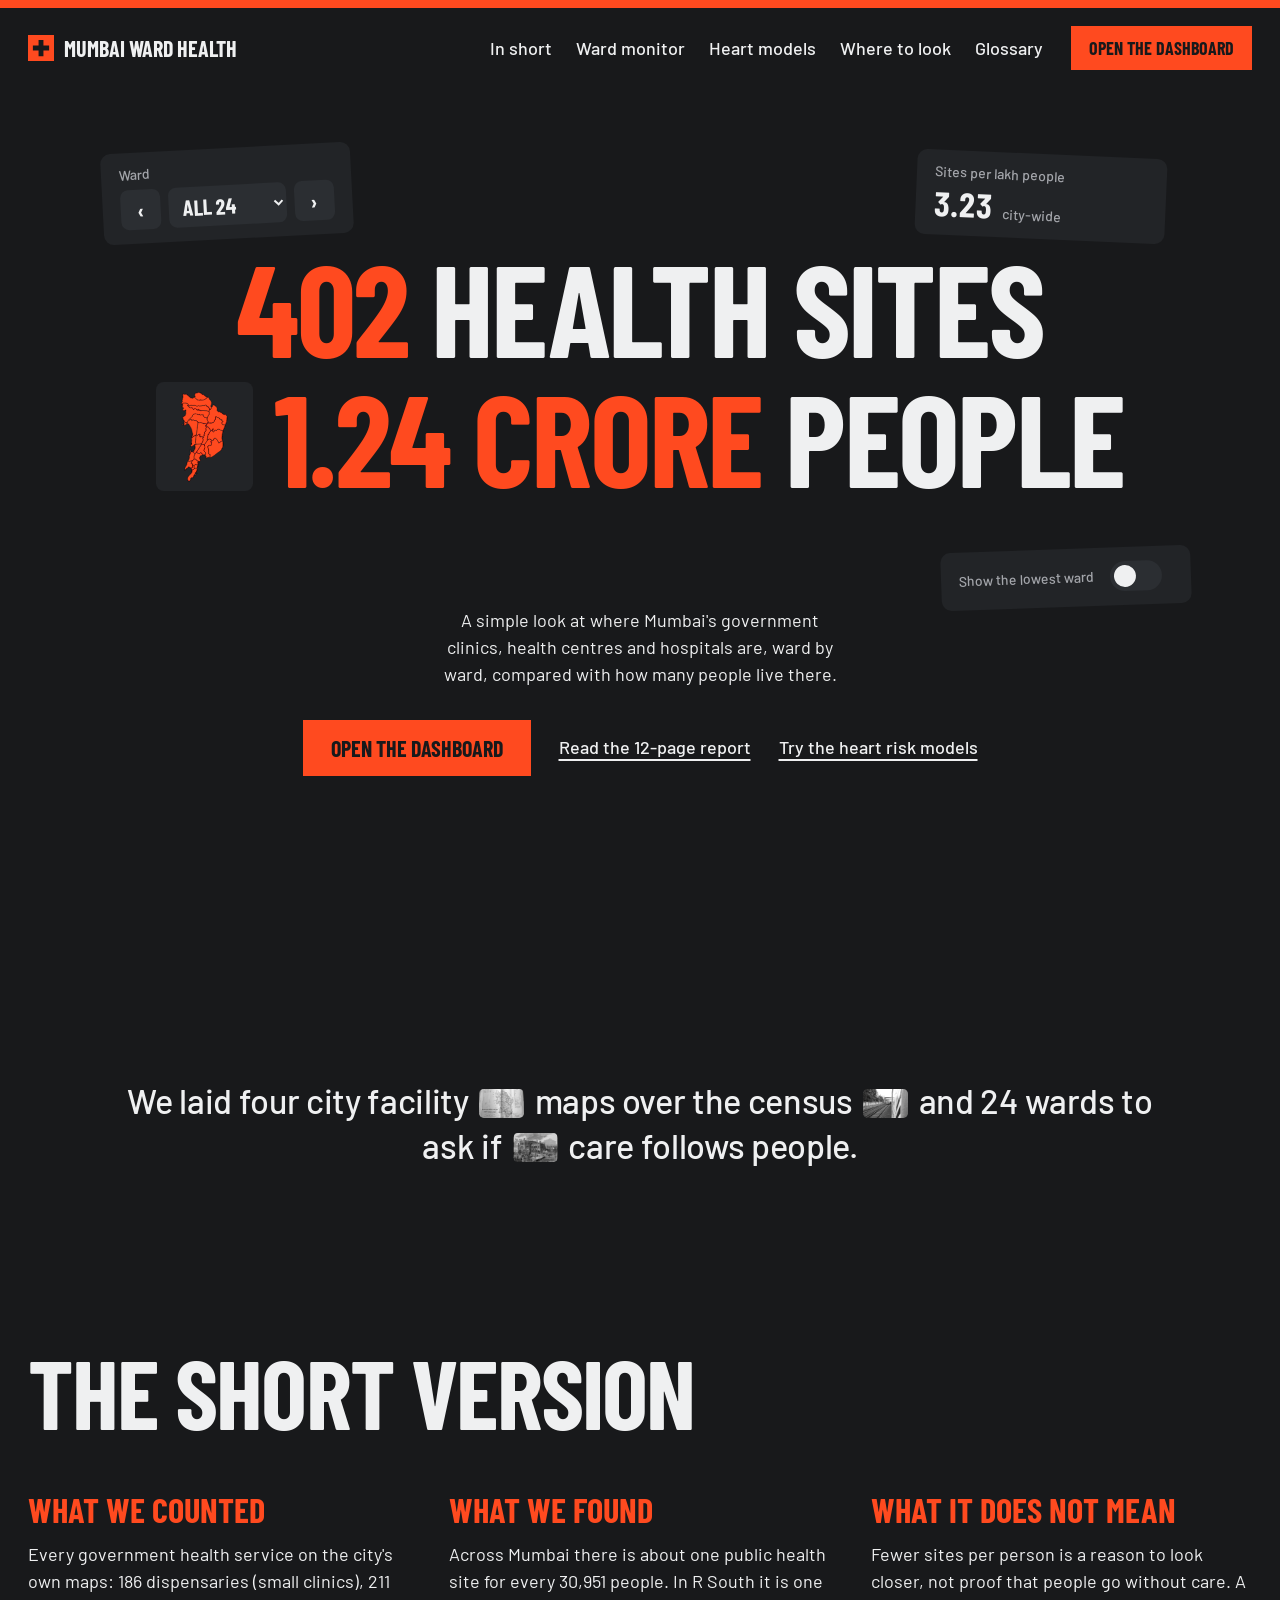
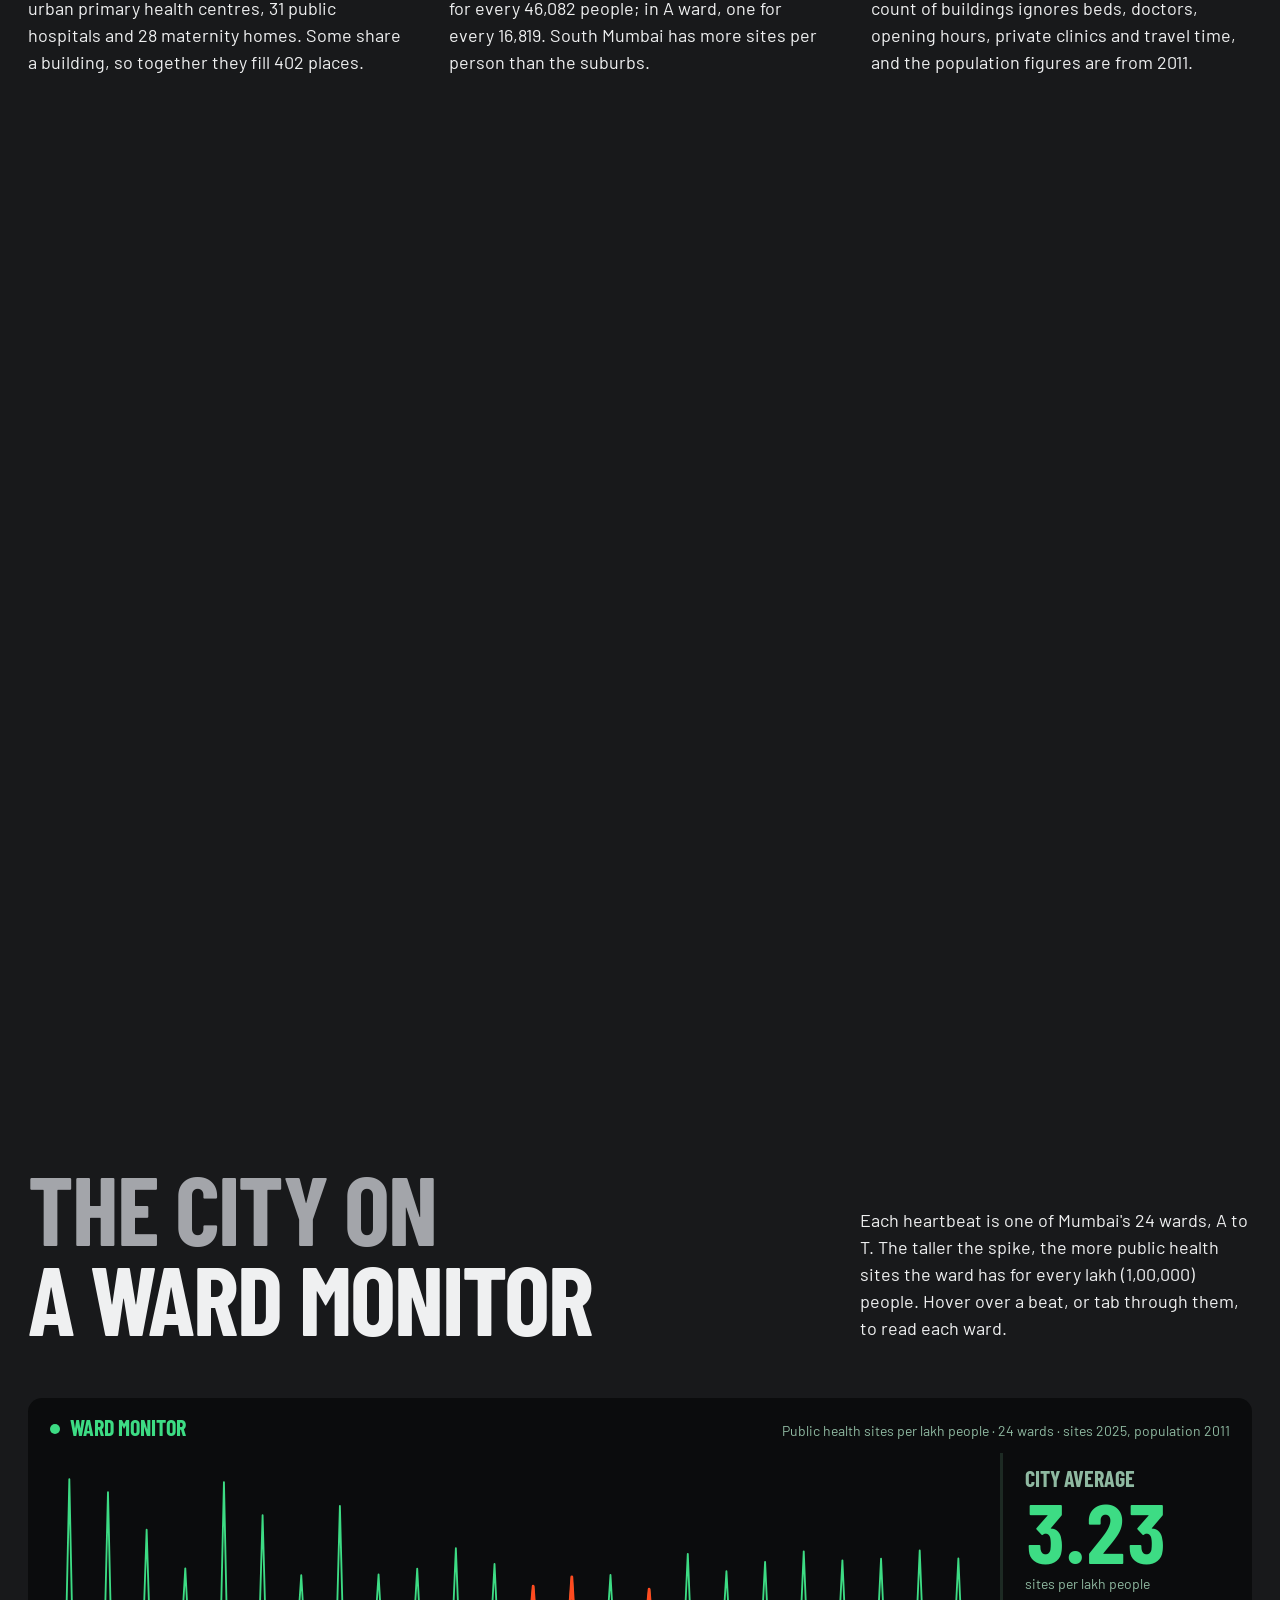
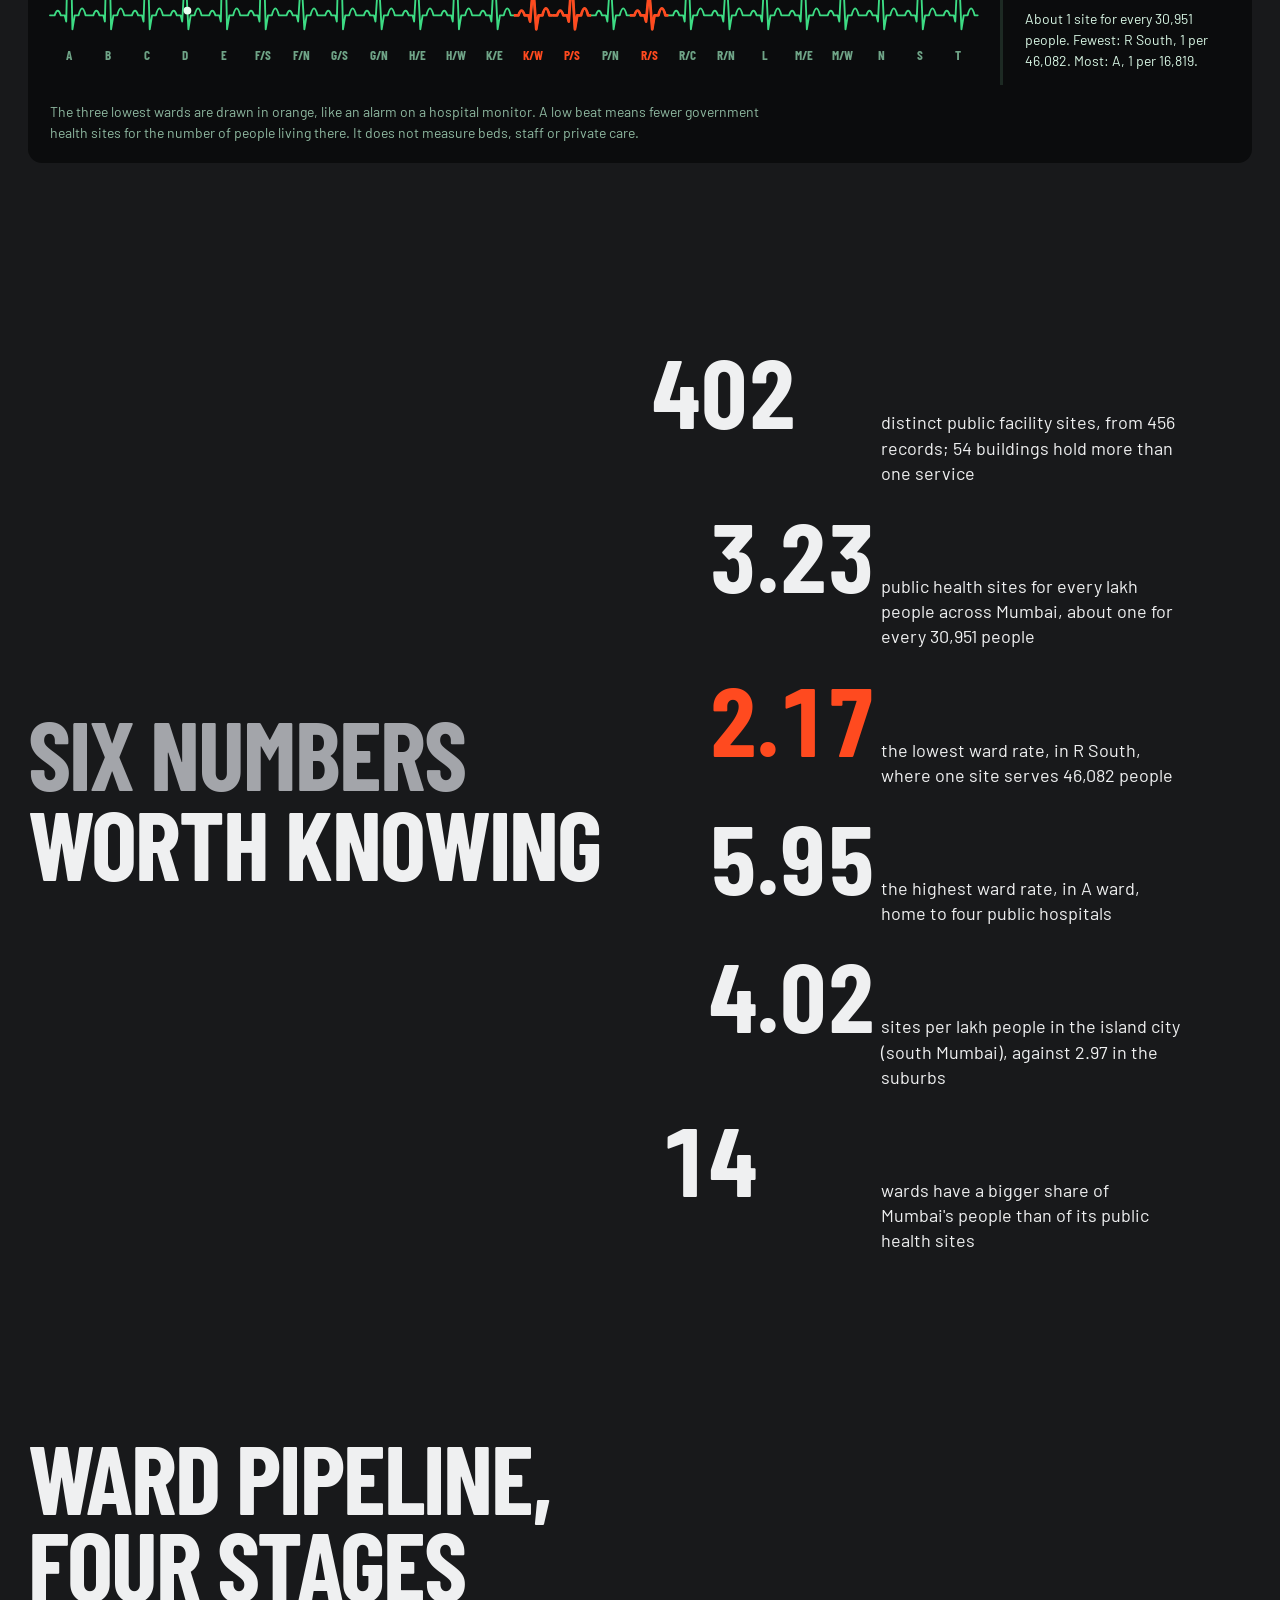
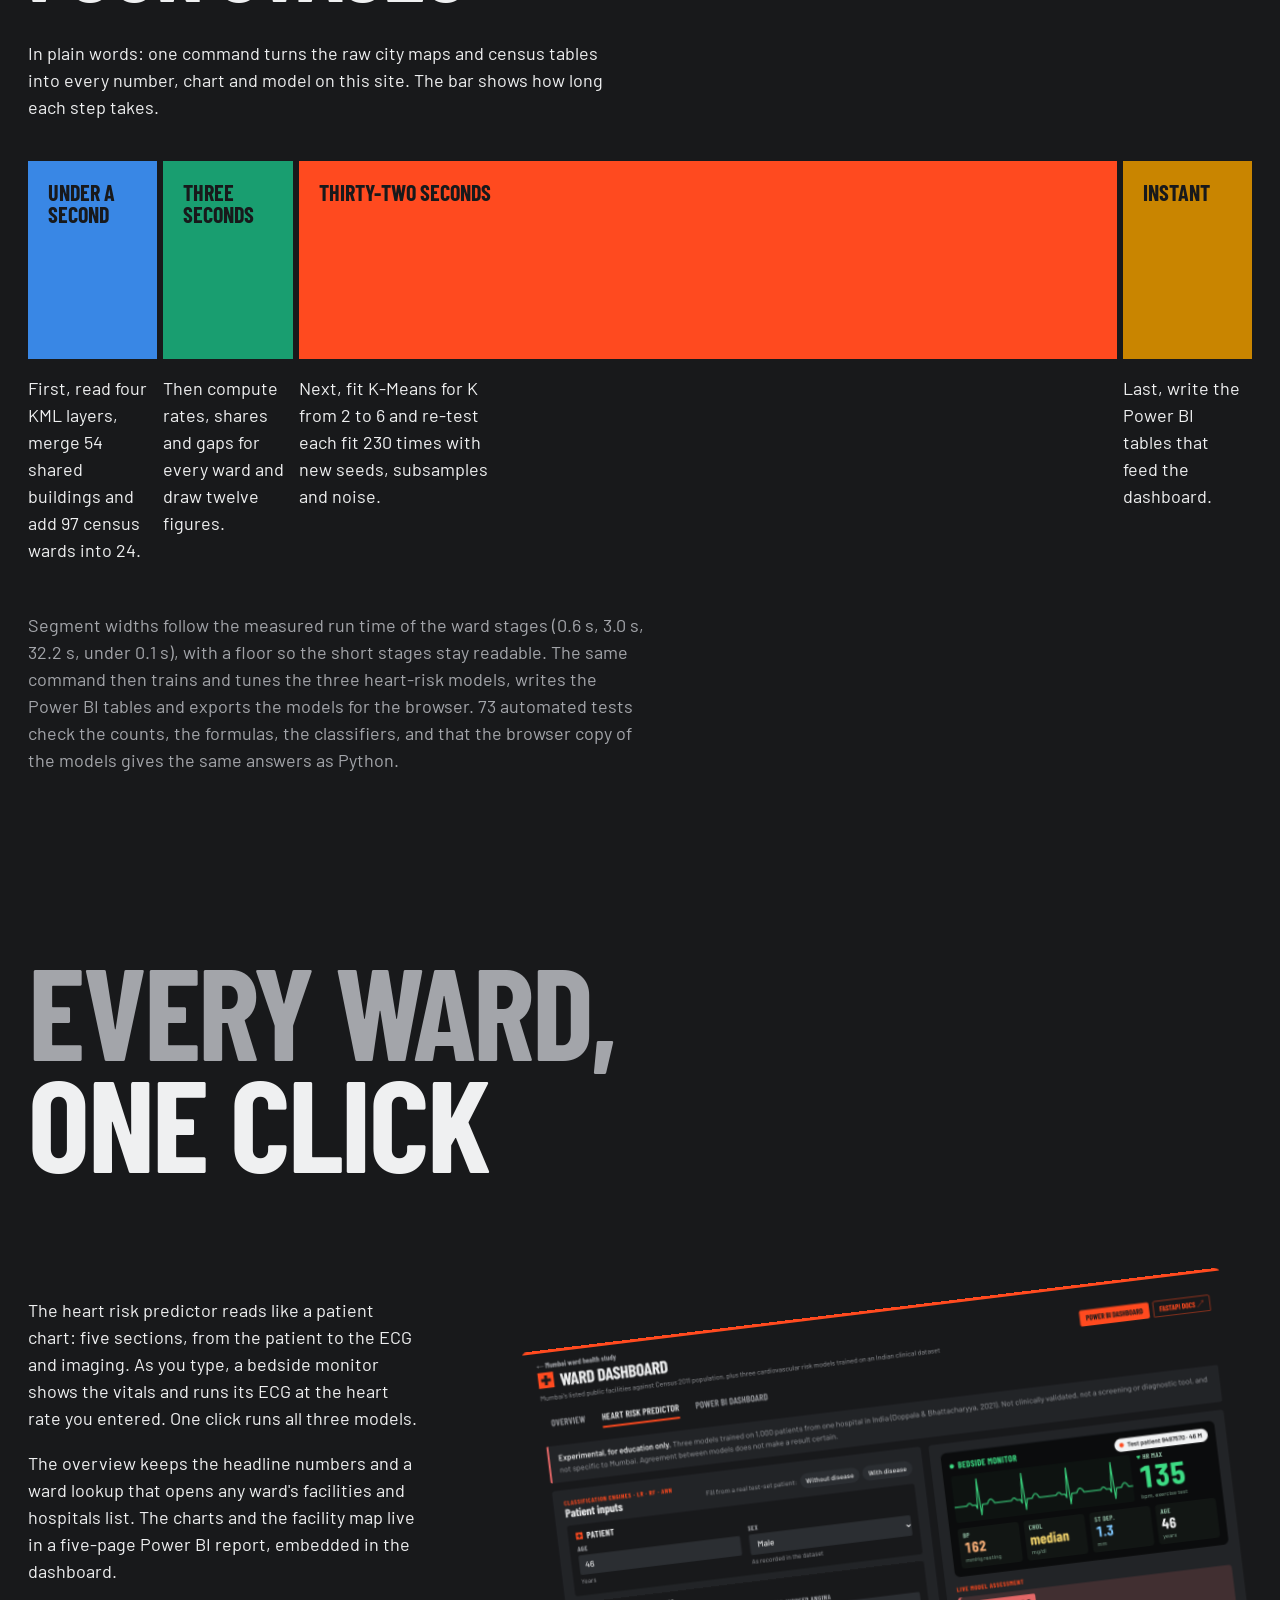
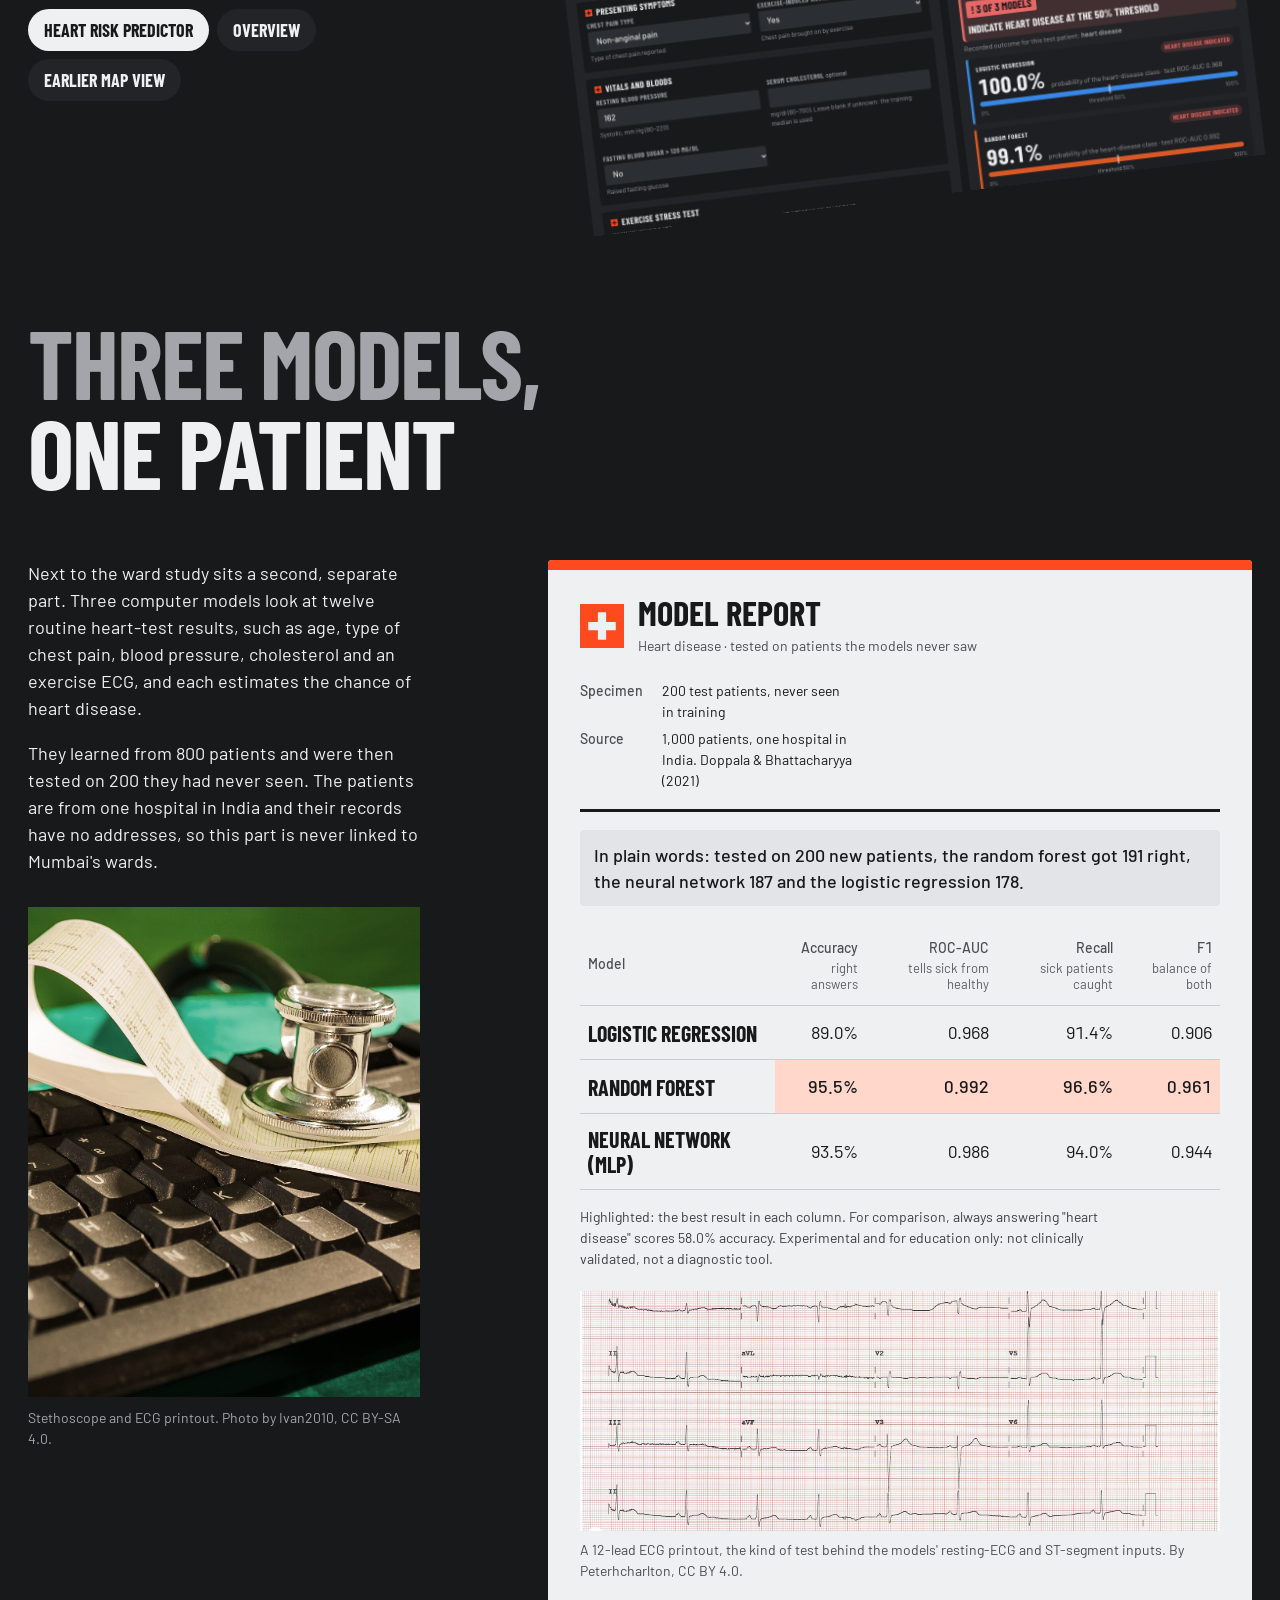
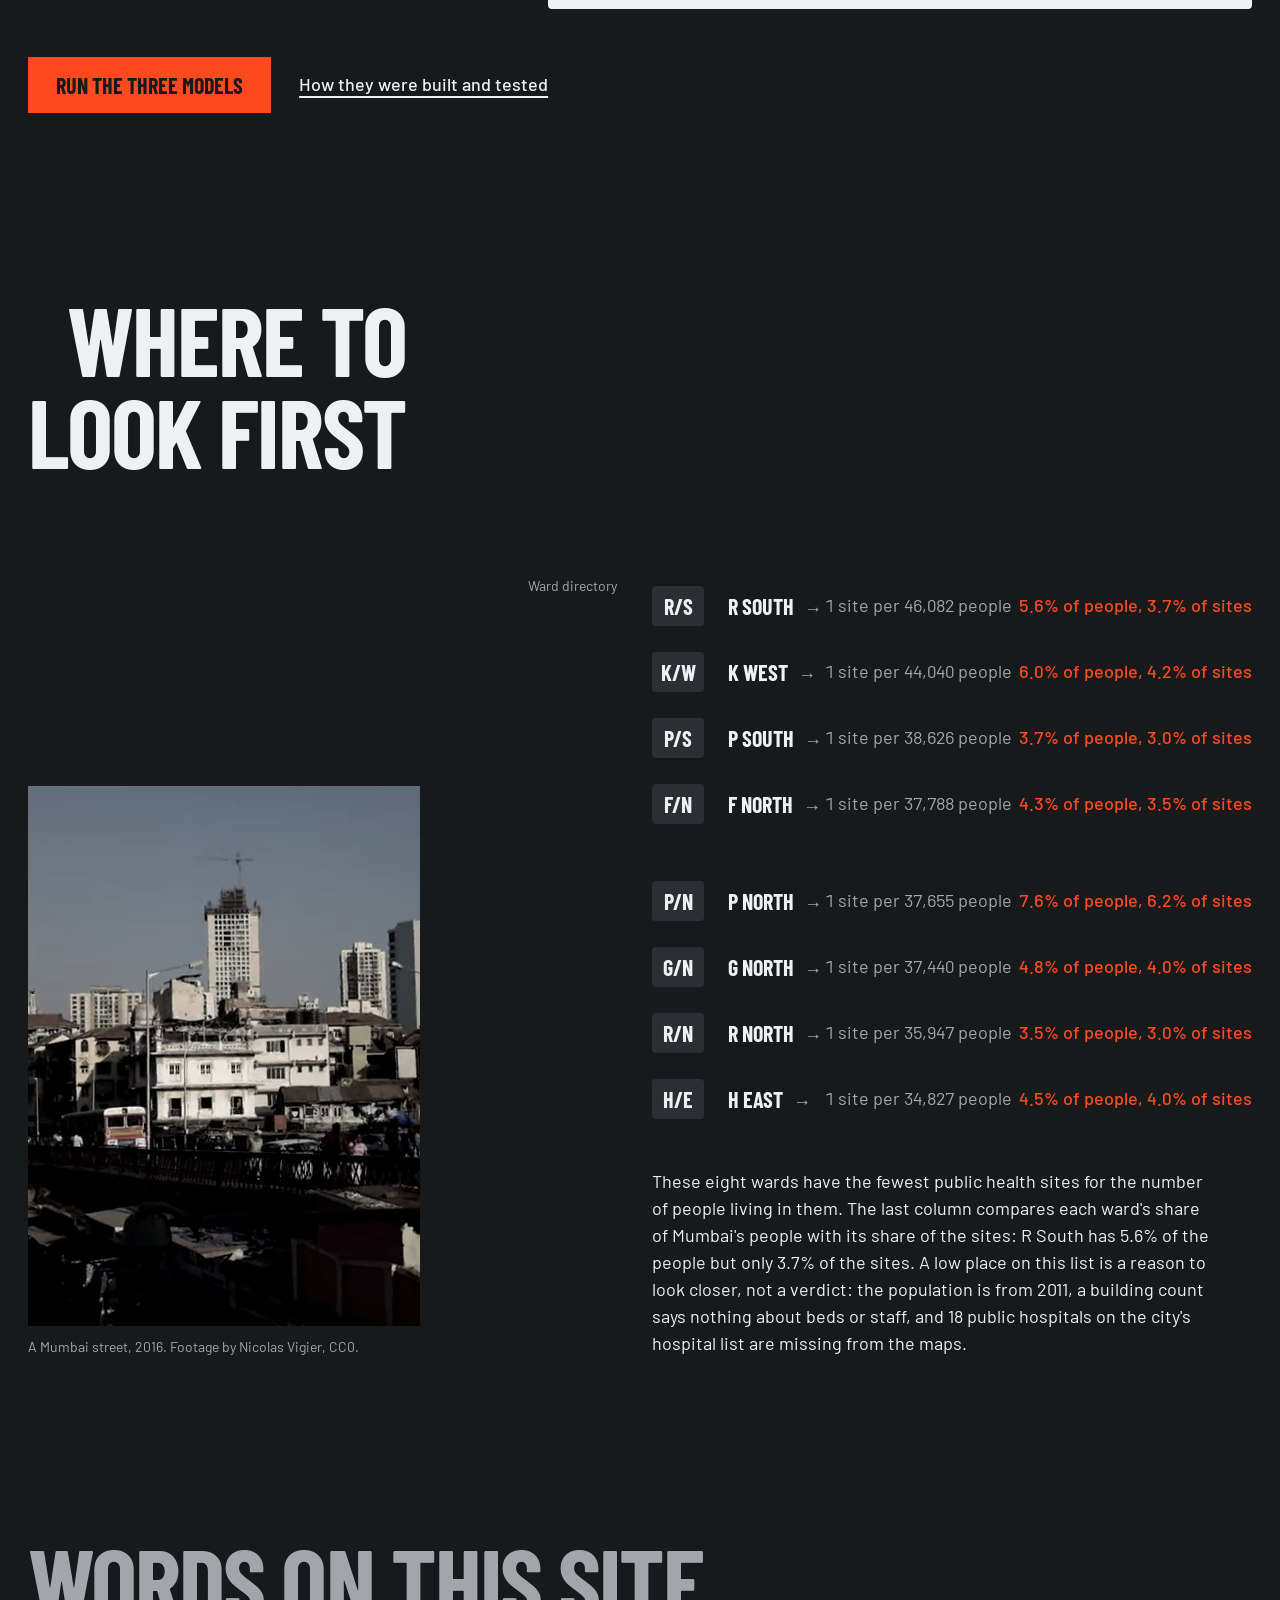
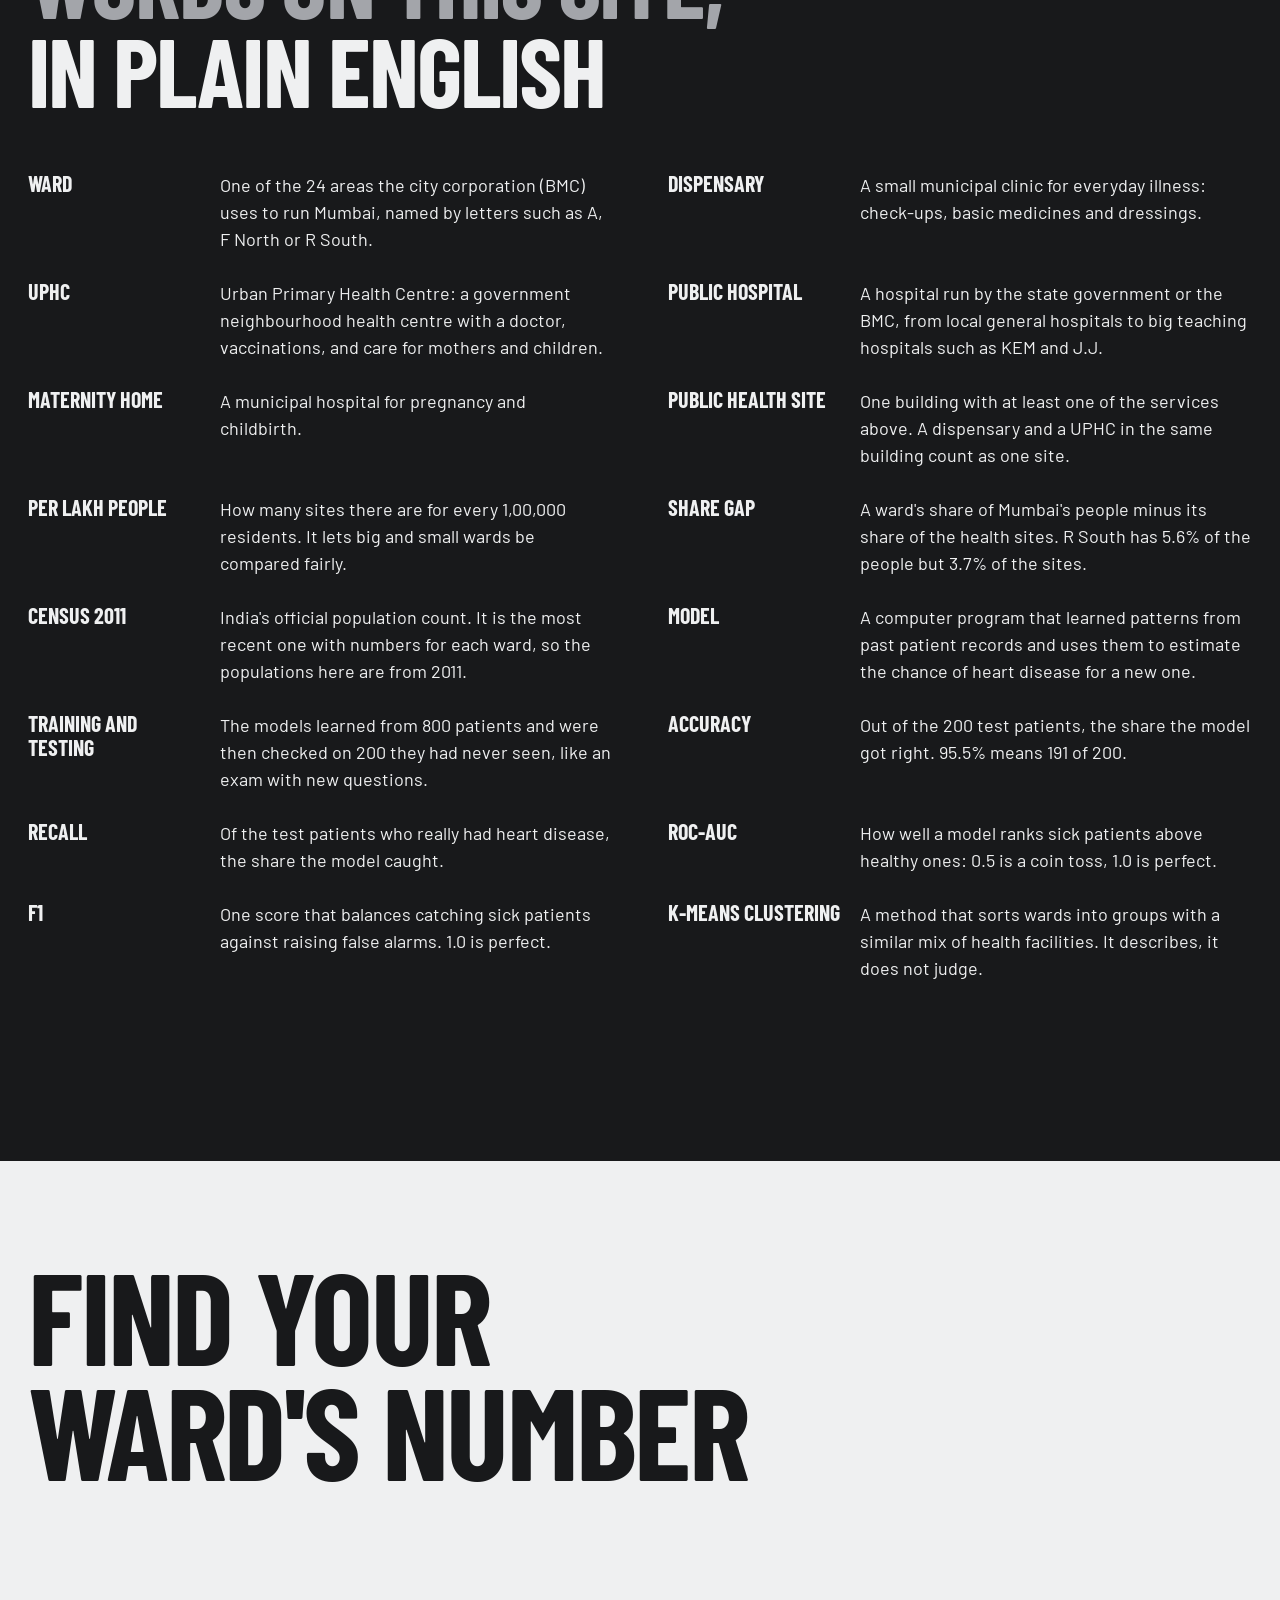
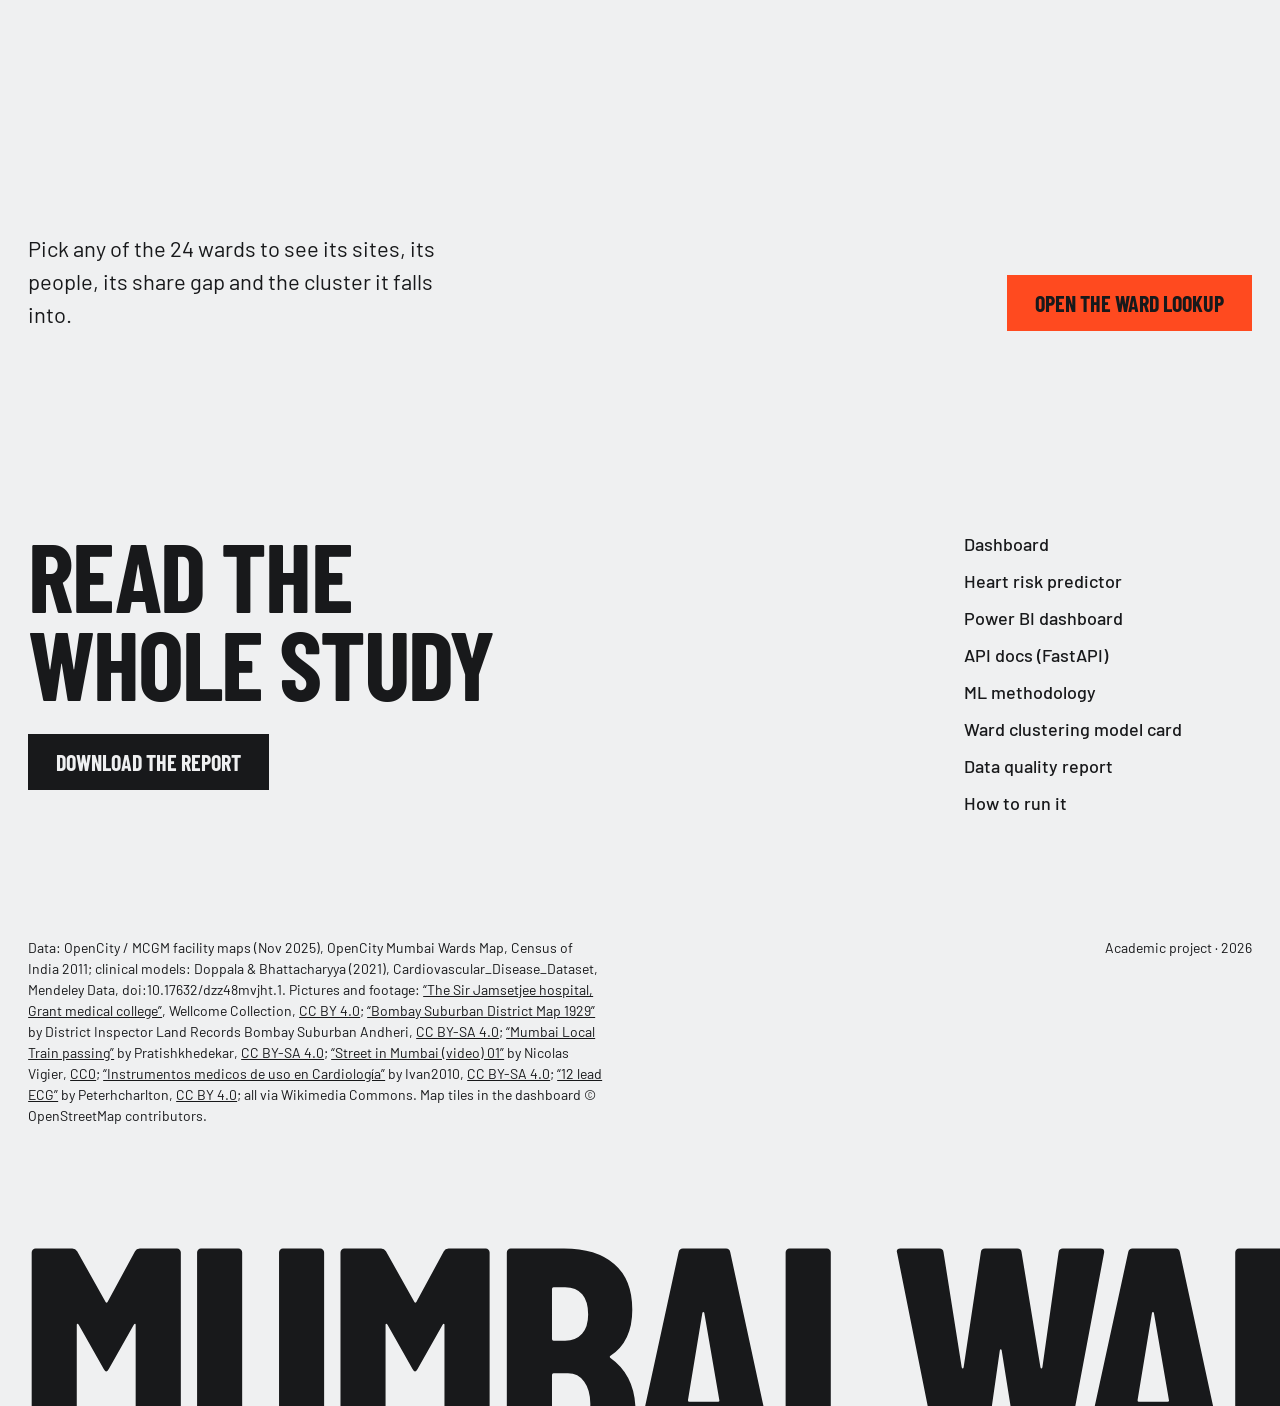
<file: index.html>
<!doctype html>
<html lang="en">
<head>
<meta charset="utf-8">
<meta name="viewport" content="width=device-width, initial-scale=1">
<title>Mumbai Ward Health</title>
<meta name="description" content="A data study of where Mumbai's listed public dispensaries, UPHCs, hospitals and maternity homes sit, ward by ward, against the people they serve.">
<link rel="preconnect" href="https://fonts.googleapis.com">
<link rel="preconnect" href="https://fonts.gstatic.com" crossorigin>
<link href="https://fonts.googleapis.com/css2?family=Barlow+Condensed:wght@700&family=Barlow:wght@400;500&display=swap" rel="stylesheet">
<link rel="icon" href="data:image/svg+xml,%3Csvg xmlns='http://www.w3.org/2000/svg' viewBox='0 0 32 32'%3E%3Crect width='32' height='32' rx='4' fill='%23ff4a1f'/%3E%3Cpath d='M13 6h6v7h7v6h-7v7h-6v-7H6v-6h7z' fill='%2318191b'/%3E%3C/svg%3E">
<link rel="stylesheet" href="landing/style.css?v=12">
<script>document.documentElement.classList.add("js");</script>
</head>
<body>
<div class="accent-bar"></div>

<header class="nav">
  <a class="wordmark" href="#top">Mumbai Ward Health</a>
  <nav aria-label="Sections">
    <a href="#short">In short</a>
    <a href="#pulse">Ward monitor</a>
    <a href="#models">Heart models</a>
    <a href="#where">Where to look</a>
    <a href="#glossary">Glossary</a>
  </nav>
  <a class="btn btn-small" href="dashboard/">Open the dashboard</a>
</header>

<main id="top">
  <!-- ========== Hero: the sentence, with the ward controls sitting on it ========== -->
  <section class="hero" aria-labelledby="hero-title">
    <div class="hero-stage">
      <h1 id="hero-title" class="hero-title">
        <span class="line"><span class="line-inner"><span class="num" id="h-sites">402</span> health sites</span></span>
        <span class="line"><span class="line-inner"><span class="frame" aria-hidden="true"><svg id="h-map" viewBox="0 0 100 100" preserveAspectRatio="xMidYMid meet"></svg></span><span class="num" id="h-pop">1.24 crore</span> people</span></span>
      </h1>

      <div class="chip chip-ward" data-ui role="group" aria-label="Choose a ward">
        <span class="chip-label">Ward</span>
        <div class="chip-row">
          <button type="button" class="chip-step" id="w-prev" aria-label="Previous ward">‹</button>
          <select id="w-select" aria-label="Ward"><option value="">All 24</option></select>
          <button type="button" class="chip-step" id="w-next" aria-label="Next ward">›</button>
        </div>
      </div>

      <div class="chip chip-rate" data-ui aria-live="polite">
        <span class="chip-label">Sites per lakh people</span>
        <span class="chip-value"><span id="w-rate">3.23</span><span class="chip-sub" id="w-rank">city-wide</span></span>
      </div>

      <button type="button" class="chip chip-switch" data-ui id="w-switch" aria-pressed="false">
        <span class="chip-label">Show the lowest ward</span>
        <span class="switch" aria-hidden="true"><span class="knob"></span></span>
      </button>
    </div>

    <p class="hero-sub">A simple look at where Mumbai's government clinics, health centres and hospitals are, ward by ward,
      compared with how many people live there.</p>
    <div class="hero-actions">
      <a class="btn" href="dashboard/">Open the dashboard</a>
      <a class="text-link" href="outputs/reports/final_report.pdf">Read the 12-page report</a>
      <a class="text-link" href="dashboard/#predict">Try the heart risk models</a>
    </div>
  </section>

  <!-- ========== Intro statement ========== -->
  <section class="intro" data-reveal>
    <p class="statement">
      We laid four city facility
      <span class="thumb" aria-hidden="true"><img src="landing/assets/bombay-suburban-district-map-1929.jpg" alt="" width="1920" height="1440" loading="lazy" style="object-position: 40% 55%"></span>
      maps over the census
      <span class="thumb" aria-hidden="true"><img src="landing/assets/mumbai-local-train-passing.jpg" alt="" width="1920" height="1438" loading="lazy" style="object-position: 30% 50%"></span>
      and 24 wards to ask if
      <span class="thumb" aria-hidden="true"><img src="landing/assets/the-sir-jamsetjee-hospital-grant-medical-college.jpg" alt="" width="1920" height="1518" loading="lazy" style="object-position: 50% 40%"></span>
      care follows people.
    </p>
  </section>

  <!-- ========== The short version, in plain words ========== -->
  <section class="short" id="short" aria-labelledby="short-title">
    <h2 id="short-title" class="short-title" data-reveal>The short version</h2>
    <div class="short-grid">
      <div class="short-item" data-reveal>
        <h3>What we counted</h3>
        <p>Every government health service on the city's own maps: 186 dispensaries (small clinics), 211 urban primary
          health centres, 31 public hospitals and 28 maternity homes. Some share a building, so together they fill
          402 places.</p>
      </div>
      <div class="short-item" data-reveal>
        <h3>What we found</h3>
        <p>Across Mumbai there is about one public health site for every 30,951 people. In R South it is one for every
          46,082 people; in A ward, one for every 16,819. South Mumbai has more sites per person than the suburbs.</p>
      </div>
      <div class="short-item" data-reveal>
        <h3>What it does not mean</h3>
        <p>Fewer sites per person is a reason to look closer, not proof that people go without care. A count of
          buildings ignores beds, doctors, opening hours, private clinics and travel time, and the population figures
          are from 2011.</p>
      </div>
    </div>
    <p class="short-models" data-reveal>We also built three computer models that read a patient's test results and estimate
      the chance of heart disease. They are a learning exercise, not a doctor. <a class="text-link" href="#models">See how well they did</a></p>
  </section>

  <!-- ========== The thumbnails, opened up ========== -->
  <section class="band" aria-label="Mumbai, then and now">
    <figure class="band-a" data-reveal>
      <img src="landing/assets/the-sir-jamsetjee-hospital-grant-medical-college.jpg" alt="Nineteenth-century engraving of the Sir Jamsetjee Jeejeebhoy Hospital and Grant Medical College, Bombay" width="1920" height="1518" loading="lazy">
      <figcaption>Sir J.J. Hospital and Grant Medical College, Byculla, in a 19th-century engraving. Still one of the 31 public hospitals in the data, in E ward.</figcaption>
    </figure>
    <figure class="band-b" data-reveal>
      <img src="landing/assets/mumbai-local-train-passing.jpg" alt="A Mumbai suburban local train passing along the tracks" width="1920" height="1438" loading="lazy">
      <figcaption>The suburban line. The wards it runs through hold most of the city's people and the lowest rates.</figcaption>
    </figure>
    <figure class="band-c" data-reveal>
      <img src="landing/assets/lohar-chawl-kalbadevi-mumbai-maharashtra-india-panoramio.jpg" alt="Crawford Market clock tower and street traffic near Lohar Chawl, Kalbadevi" width="1920" height="1280" loading="lazy">
      <figcaption>Kalbadevi, in the island city, where sites per resident run highest.</figcaption>
    </figure>
  </section>

  <!-- ========== The city on a ward monitor: one beat per ward ========== -->
  <section class="pulse" id="pulse" aria-labelledby="pulse-title">
    <div class="pulse-head">
      <h2 id="pulse-title" class="pulse-title" data-reveal><span class="soft">The city on</span> <span>a ward monitor</span></h2>
      <p class="pulse-lede" data-reveal>Each heartbeat is one of Mumbai's 24 wards, A to T. The taller the spike, the more public
        health sites the ward has for every lakh (1,00,000) people. Hover over a beat, or tab through them, to read each ward.</p>
    </div>
    <figure class="monitor" data-ui data-reveal>
      <div class="mon-top"><span class="mon-title">Ward monitor</span>
        <span class="mon-meta">Public health sites per lakh people · 24 wards · sites 2025, population 2011</span></div>
      <div class="mon-screen">
        <p class="mon-swipe">Swipe the trace to see all 24 wards →</p>
        <div class="mon-scroll"><svg id="mon-svg" class="mon-svg" viewBox="0 0 1200 300" role="group"
          aria-label="Listed public sites per 100,000 residents for each of Mumbai's 24 wards, drawn as heartbeats"></svg></div>
        <div class="mon-read" aria-live="polite">
          <span class="mon-k" id="mon-k">City average</span>
          <span class="mon-v" id="mon-v">3.23</span>
          <span class="mon-u">sites per lakh people</span>
          <span class="mon-x" id="mon-x">Lowest: R South, 2.17. Highest: A, 5.95.</span>
        </div>
      </div>
      <figcaption class="mon-cap">The three lowest wards are drawn in orange, like an alarm on a hospital monitor. A low beat means
        fewer government health sites for the number of people living there. It does not measure beds, staff or private care.</figcaption>
    </figure>
  </section>

  <!-- ========== Stats ledger ========== -->
  <section class="stats" id="findings" aria-labelledby="stats-title">
    <h2 id="stats-title" class="stats-title" data-reveal><span class="soft">Six numbers</span> <span>worth knowing</span></h2>
    <dl class="ledger" data-reveal>
      <div class="row"><dt class="whole" data-count="402">402</dt><dd class="dec"></dd><dd class="cap">distinct public facility sites, from 456 records; 54 buildings hold more than one service</dd></div>
      <div class="row"><dt class="whole" data-count="3">3</dt><dd class="dec" data-count-dec="23">.23</dd><dd class="cap">public health sites for every lakh people across Mumbai, about one for every 30,951 people</dd></div>
      <div class="row hl"><dt class="whole" data-count="2">2</dt><dd class="dec" data-count-dec="17">.17</dd><dd class="cap">the lowest ward rate, in R South, where one site serves 46,082 people</dd></div>
      <div class="row"><dt class="whole" data-count="5">5</dt><dd class="dec" data-count-dec="95">.95</dd><dd class="cap">the highest ward rate, in A ward, home to four public hospitals</dd></div>
      <div class="row"><dt class="whole" data-count="4">4</dt><dd class="dec" data-count-dec="2">.02</dd><dd class="cap">sites per lakh people in the island city (south Mumbai), against 2.97 in the suburbs</dd></div>
      <div class="row"><dt class="whole" data-count="14">14</dt><dd class="dec"></dd><dd class="cap">wards have a bigger share of Mumbai's people than of its public health sites</dd></div>
    </dl>
  </section>

  <!-- ========== How it works: the pipeline as one bar ========== -->
  <section class="method" id="method" aria-labelledby="method-title">
    <h2 id="method-title" class="method-title" data-reveal><span>Ward pipeline,</span> <span>four stages</span></h2>
    <p class="method-lede" data-reveal>In plain words: one command turns the raw city maps and census tables into every number, chart and
      model on this site. The bar shows how long each step takes.</p>
    <div class="stagebar" data-ui data-reveal role="list" aria-label="Pipeline stages, sized by how long each takes">
      <div class="stage s1" role="listitem" style="--grow: 12">
        <div class="seg"><h3 class="dur">Under a second</h3></div>
        <p>First, read four KML layers, merge 54 shared buildings and add 97 census wards into 24.</p>
      </div>
      <div class="stage s2" role="listitem" style="--grow: 12">
        <div class="seg"><h3 class="dur">Three seconds</h3></div>
        <p>Then compute rates, shares and gaps for every ward and draw twelve figures.</p>
      </div>
      <div class="stage s3" role="listitem" style="--grow: 76">
        <div class="seg"><h3 class="dur">Thirty-two seconds</h3></div>
        <p>Next, fit K-Means for K from 2 to 6 and re-test each fit 230 times with new seeds, subsamples and noise.</p>
      </div>
      <div class="stage s4" role="listitem" style="--grow: 12">
        <div class="seg"><h3 class="dur">Instant</h3></div>
        <p>Last, write the Power BI tables that feed the dashboard.</p>
      </div>
    </div>
    <p class="method-note" data-reveal>Segment widths follow the measured run time of the ward stages (0.6 s, 3.0 s, 32.2 s, under 0.1 s), with a
      floor so the short stages stay readable. The same command then trains and tunes the three heart-risk models, writes the Power BI
      tables and exports the models for the browser. 73 automated tests check the counts, the formulas, the classifiers, and that
      the browser copy of the models gives the same answers as Python.</p>
  </section>

  <!-- ========== Showcase: the dashboard in front of the type ========== -->
  <section class="showcase" aria-labelledby="show-title">
    <h2 id="show-title" class="stack" data-reveal><span class="soft">Every ward,</span> one click</h2>
    <div class="show-grid">
    <a class="object" href="dashboard/#predict" aria-label="Open the heart risk predictor">
      <img id="show-img" src="landing/assets/dashboard-predictor.png" alt="Heart risk predictor: a patient chart beside a bedside monitor with a live ECG, and the three model results" width="1440" height="1000" loading="lazy">
    </a>
    <div class="facts" data-reveal>
      <p>The heart risk predictor reads like a patient chart: five sections, from the patient to the ECG and imaging. As you type,
        a bedside monitor shows the vitals and runs its ECG at the heart rate you entered. One click runs all three models.</p>
      <p>The overview keeps the headline numbers and a ward lookup that opens any ward's facilities and hospitals list. The charts
        and the facility map live in a five-page Power BI report, embedded in the dashboard.</p>
      <div class="facts-tabs" role="tablist" aria-label="Dashboard pages">
        <button type="button" role="tab" aria-selected="true" data-shot="predictor">Heart risk predictor</button>
        <button type="button" role="tab" aria-selected="false" data-shot="overview-2">Overview</button>
        <button type="button" role="tab" aria-selected="false" data-shot="overview">Earlier map view</button>
      </div>
    </div>
    </div>
  </section>

  <!-- ========== Heart risk models, presented as a lab report ========== -->
  <section class="models" id="models" aria-labelledby="models-title">
    <h2 id="models-title" class="models-title" data-reveal><span class="soft">Three models,</span> <span>one patient</span></h2>
    <div class="models-grid">
      <div class="models-side" data-reveal>
        <p>Next to the ward study sits a second, separate part. Three computer models look at twelve routine heart-test results,
          such as age, type of chest pain, blood pressure, cholesterol and an exercise ECG, and each estimates the chance of heart disease.</p>
        <p>They learned from 800 patients and were then tested on 200 they had never seen. The patients are from one hospital in
          India and their records have no addresses, so this part is never linked to Mumbai's wards.</p>
        <figure class="models-photo">
          <img src="landing/assets/instrumentos-medicos-de-uso-en-cardiologia.jpg" alt="A stethoscope resting on an ECG paper printout beside a keyboard" width="1920" height="1253" loading="lazy">
          <figcaption>Stethoscope and ECG printout. Photo by Ivan2010, CC BY-SA 4.0.</figcaption>
        </figure>
      </div>
      <article class="report" data-reveal aria-labelledby="report-title">
        <header class="report-head">
          <div class="report-id"><span class="report-cross" aria-hidden="true"></span>
            <div><h3 id="report-title">Model report</h3><p>Heart disease · tested on patients the models never saw</p></div></div>
          <dl class="report-meta">
            <div><dt>Specimen</dt><dd><span id="r-test">200</span> test patients, never seen in training</dd></div>
            <div><dt>Source</dt><dd><span id="r-records">1,000</span> patients, one hospital in India. Doppala &amp; Bhattacharyya (2021)</dd></div>
          </dl>
        </header>
        <p class="report-plain" id="report-plain">In plain words: tested on 200 new patients, the random forest got 191 right,
          the neural network 187 and the logistic regression 178.</p>
        <table class="report-table">
          <caption class="sr-only">Test-set results of the three heart-disease models</caption>
          <thead><tr><th scope="col">Model</th><th scope="col">Accuracy<small>right answers</small></th><th scope="col">ROC-AUC<small>tells sick from healthy</small></th><th scope="col">Recall<small>sick patients caught</small></th><th scope="col">F1<small>balance of both</small></th></tr></thead>
          <tbody id="report-rows">
            <tr><th scope="row">Logistic regression</th><td>89.0%</td><td>0.968</td><td>91.4%</td><td>0.906</td></tr>
            <tr><th scope="row">Random forest</th><td class="best">95.5%</td><td class="best">0.992</td><td class="best">96.6%</td><td class="best">0.961</td></tr>
            <tr><th scope="row">Neural network (MLP)</th><td>93.5%</td><td>0.986</td><td>94.0%</td><td>0.944</td></tr>
          </tbody>
        </table>
        <p class="report-note">Highlighted: the best result in each column. For comparison, always answering "heart disease" scores
          <span id="r-base">58.0%</span> accuracy. Experimental and for education only: not clinically validated, not a diagnostic tool.</p>
        <figure class="report-ecg">
          <img src="landing/assets/12-lead-ecg.jpg" alt="A printed 12-lead electrocardiogram on pink grid paper" width="1920" height="1259" loading="lazy">
          <figcaption>A 12-lead ECG printout, the kind of test behind the models' resting-ECG and ST-segment inputs. By Peterhcharlton, CC BY 4.0.</figcaption>
        </figure>
      </article>
    </div>
    <div class="models-actions" data-reveal>
      <a class="btn" href="dashboard/#predict">Run the three models</a>
      <a class="text-link" href="docs/ml_methodology.md">How they were built and tested</a>
    </div>
  </section>

  <!-- ========== Where to look: statement + table pushed right ========== -->
  <section class="where" id="where" aria-labelledby="where-title">
    <h2 id="where-title" class="where-title" data-reveal>Where to look first</h2>
    <div class="where-grid">
      <figure class="where-media" data-reveal>
        <video autoplay muted loop playsinline preload="metadata" poster="landing/assets/street-in-mumbai-video-01-poster.jpg" width="960" height="540">
          <source src="landing/assets/street-in-mumbai-video-01.webm" type="video/webm">
        </video>
        <figcaption>A Mumbai street, 2016. Footage by Nicolas Vigier, CC0.</figcaption>
      </figure>
      <div class="where-table" data-reveal>
        <span class="table-name">Ward directory</span>
        <table>
          <caption class="sr-only">Wards with the fewest listed public sites per 100,000 residents</caption>
          <thead class="sr-only"><tr><th>Ward</th><th>People per public health site</th><th>Share of Mumbai's people and of its sites</th></tr></thead>
          <tbody id="where-rows">
            <tr><td><a href="dashboard/#ward=R/S"><span class="plate" aria-hidden="true">R/S</span>R South</a></td><td>1 site per 46,082 people</td><td>5.6% of people, 3.7% of sites</td></tr>
            <tr><td><a href="dashboard/#ward=K/W"><span class="plate" aria-hidden="true">K/W</span>K West</a></td><td>1 site per 44,040 people</td><td>6.0% of people, 4.2% of sites</td></tr>
            <tr><td><a href="dashboard/#ward=P/S"><span class="plate" aria-hidden="true">P/S</span>P South</a></td><td>1 site per 38,626 people</td><td>3.7% of people, 3.0% of sites</td></tr>
            <tr><td><a href="dashboard/#ward=F/N"><span class="plate" aria-hidden="true">F/N</span>F North</a></td><td>1 site per 37,788 people</td><td>4.3% of people, 3.5% of sites</td></tr>
            <tr class="gap"><td><a href="dashboard/#ward=P/N"><span class="plate" aria-hidden="true">P/N</span>P North</a></td><td>1 site per 37,655 people</td><td>7.6% of people, 6.2% of sites</td></tr>
            <tr><td><a href="dashboard/#ward=G/N"><span class="plate" aria-hidden="true">G/N</span>G North</a></td><td>1 site per 37,440 people</td><td>4.8% of people, 4.0% of sites</td></tr>
            <tr><td><a href="dashboard/#ward=R/N"><span class="plate" aria-hidden="true">R/N</span>R North</a></td><td>1 site per 35,947 people</td><td>3.5% of people, 3.0% of sites</td></tr>
            <tr><td><a href="dashboard/#ward=H/E"><span class="plate" aria-hidden="true">H/E</span>H East</a></td><td>1 site per 34,827 people</td><td>4.5% of people, 4.0% of sites</td></tr>
          </tbody>
        </table>
        <p class="where-note">These eight wards have the fewest public health sites for the number of people living in them.
          The last column compares each ward's share of Mumbai's people with its share of the sites: R South has 5.6% of the people
          but only 3.7% of the sites. A low place on this list is a reason to look closer, not a verdict: the population is from 2011,
          a building count says nothing about beds or staff, and 18 public hospitals on the city's hospital list are missing from the maps.</p>
      </div>
    </div>
  </section>

  <!-- ========== Glossary: every term on the site, in plain English ========== -->
  <section class="glossary" id="glossary" aria-labelledby="glossary-title">
    <h2 id="glossary-title" class="glossary-title" data-reveal><span class="soft">Words on this site,</span> <span>in plain English</span></h2>
    <dl class="gloss" data-reveal>
      <div><dt>Ward</dt><dd>One of the 24 areas the city corporation (BMC) uses to run Mumbai, named by letters such as A, F North or R South.</dd></div>
      <div><dt>Dispensary</dt><dd>A small municipal clinic for everyday illness: check-ups, basic medicines and dressings.</dd></div>
      <div><dt>UPHC</dt><dd>Urban Primary Health Centre: a government neighbourhood health centre with a doctor, vaccinations, and care for mothers and children.</dd></div>
      <div><dt>Public hospital</dt><dd>A hospital run by the state government or the BMC, from local general hospitals to big teaching hospitals such as KEM and J.J.</dd></div>
      <div><dt>Maternity home</dt><dd>A municipal hospital for pregnancy and childbirth.</dd></div>
      <div><dt>Public health site</dt><dd>One building with at least one of the services above. A dispensary and a UPHC in the same building count as one site.</dd></div>
      <div><dt>Per lakh people</dt><dd>How many sites there are for every 1,00,000 residents. It lets big and small wards be compared fairly.</dd></div>
      <div><dt>Share gap</dt><dd>A ward's share of Mumbai's people minus its share of the health sites. R South has 5.6% of the people but 3.7% of the sites.</dd></div>
      <div><dt>Census 2011</dt><dd>India's official population count. It is the most recent one with numbers for each ward, so the populations here are from 2011.</dd></div>
      <div><dt>Model</dt><dd>A computer program that learned patterns from past patient records and uses them to estimate the chance of heart disease for a new one.</dd></div>
      <div><dt>Training and testing</dt><dd>The models learned from 800 patients and were then checked on 200 they had never seen, like an exam with new questions.</dd></div>
      <div><dt>Accuracy</dt><dd>Out of the 200 test patients, the share the model got right. 95.5% means 191 of 200.</dd></div>
      <div><dt>Recall</dt><dd>Of the test patients who really had heart disease, the share the model caught.</dd></div>
      <div><dt>ROC-AUC</dt><dd>How well a model ranks sick patients above healthy ones: 0.5 is a coin toss, 1.0 is perfect.</dd></div>
      <div><dt>F1</dt><dd>One score that balances catching sick patients against raising false alarms. 1.0 is perfect.</dd></div>
      <div><dt>K-Means clustering</dt><dd>A method that sorts wards into groups with a similar mix of health facilities. It describes, it does not judge.</dd></div>
    </dl>
  </section>

  <!-- ========== Close: the idea again, inverted ========== -->
  <section class="close" aria-labelledby="close-title">
    <h2 id="close-title" class="close-title" data-reveal><span>Find your</span> <span>ward's number</span></h2>
    <div class="close-base" data-reveal>
      <p>Pick any of the 24 wards to see its sites, its people, its share gap and the cluster it falls into.</p>
      <a class="btn" href="dashboard/#overview">Open the ward lookup</a>
    </div>
  </section>
</main>

<footer class="footer">
  <div class="footer-top">
    <div class="invite">
      <h2 class="invite-title"><span>Read the</span> <span>whole study</span></h2>
      <a class="btn btn-dark" href="outputs/reports/final_report.pdf">Download the report</a>
    </div>
    <ul class="footer-links">
      <li><a href="dashboard/">Dashboard</a></li>
      <li><a href="dashboard/#predict">Heart risk predictor</a></li>
      <li><a href="dashboard/#powerbi">Power BI dashboard</a></li>
      <li><a href="/api/docs">API docs (FastAPI)</a></li>
      <li><a href="docs/ml_methodology.md">ML methodology</a></li>
      <li><a href="docs/model_card.md">Ward clustering model card</a></li>
      <li><a href="docs/data_quality_report.md">Data quality report</a></li>
      <li><a href="README.md">How to run it</a></li>
    </ul>
  </div>
  <div class="footer-legal">
    <p class="credits">Data: OpenCity / MCGM facility maps (Nov 2025), OpenCity Mumbai Wards Map, Census of India 2011;
      clinical models: Doppala &amp; Bhattacharyya (2021), Cardiovascular_Disease_Dataset, Mendeley Data, doi:10.17632/dzz48mvjht.1.
      Pictures and footage: <a href="https://commons.wikimedia.org/w/index.php?curid=36466814">“The Sir Jamsetjee hospital, Grant medical college”</a>, Wellcome Collection, <a href="https://creativecommons.org/licenses/by/4.0/">CC BY 4.0</a>;
      <a href="https://commons.wikimedia.org/w/index.php?curid=98653677">“Bombay Suburban District Map 1929”</a> by District Inspector Land Records Bombay Suburban Andheri, <a href="https://creativecommons.org/licenses/by-sa/4.0/">CC BY-SA 4.0</a>;
      <a href="https://commons.wikimedia.org/w/index.php?curid=108327120">“Mumbai Local Train passing”</a> by Pratishkhedekar, <a href="https://creativecommons.org/licenses/by-sa/4.0/">CC BY-SA 4.0</a>;
      <a href="https://commons.wikimedia.org/wiki/File:Street_in_Mumbai_(video)_01.webm">“Street in Mumbai (video) 01”</a> by Nicolas Vigier, <a href="https://creativecommons.org/publicdomain/zero/1.0/deed.en">CC0</a>;
      <a href="https://commons.wikimedia.org/wiki/File:Instrumentos_medicos_de_uso_en_Cardiolog%C3%ADa.jpg">“Instrumentos medicos de uso en Cardiología”</a> by Ivan2010, <a href="https://creativecommons.org/licenses/by-sa/4.0/">CC BY-SA 4.0</a>;
      <a href="https://commons.wikimedia.org/wiki/File:12_lead_ECG.jpg">“12 lead ECG”</a> by Peterhcharlton, <a href="https://creativecommons.org/licenses/by/4.0/">CC BY 4.0</a>; all via Wikimedia Commons.
      Map tiles in the dashboard © OpenStreetMap contributors.</p>
    <p>Academic project · 2026</p>
  </div>
  <p class="giant" aria-hidden="true">Mumbai wards</p>
</footer>

<script src="landing/app.js?v=7"></script>
</body>
</html>
</file>
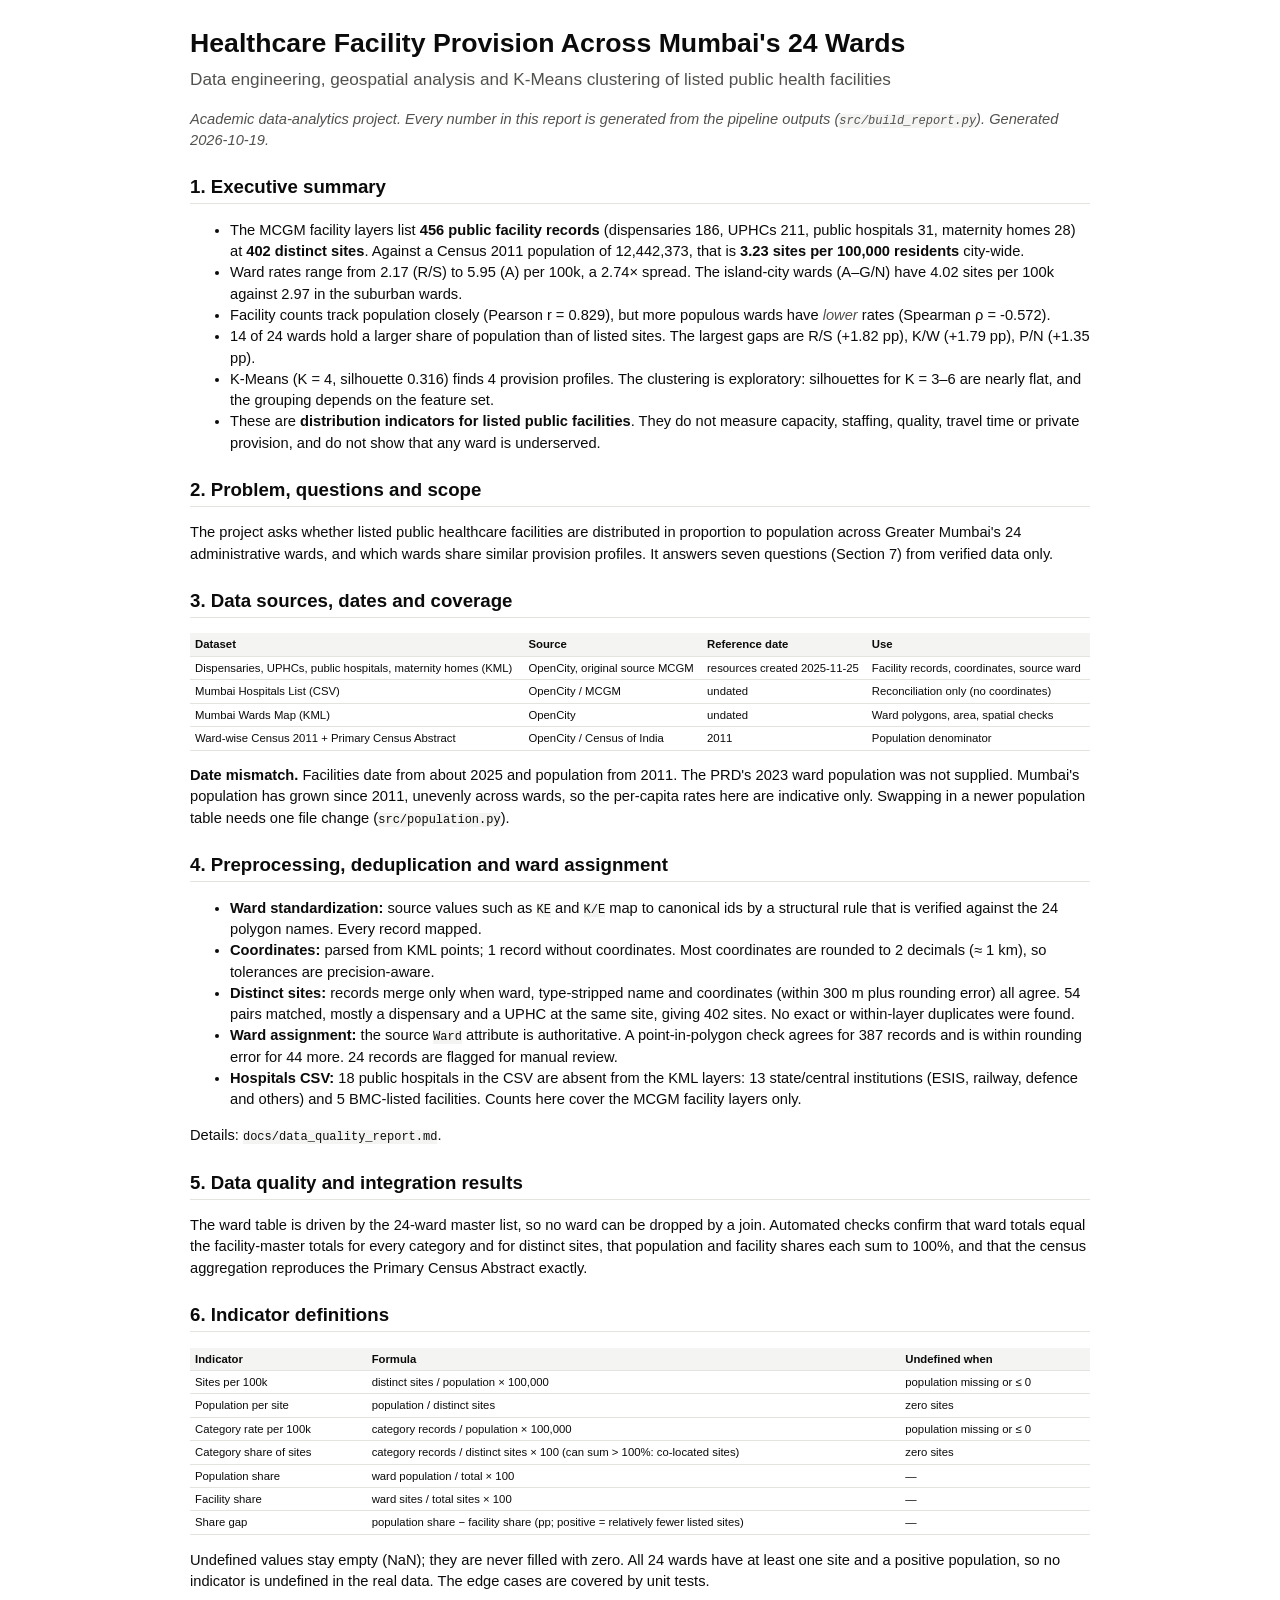
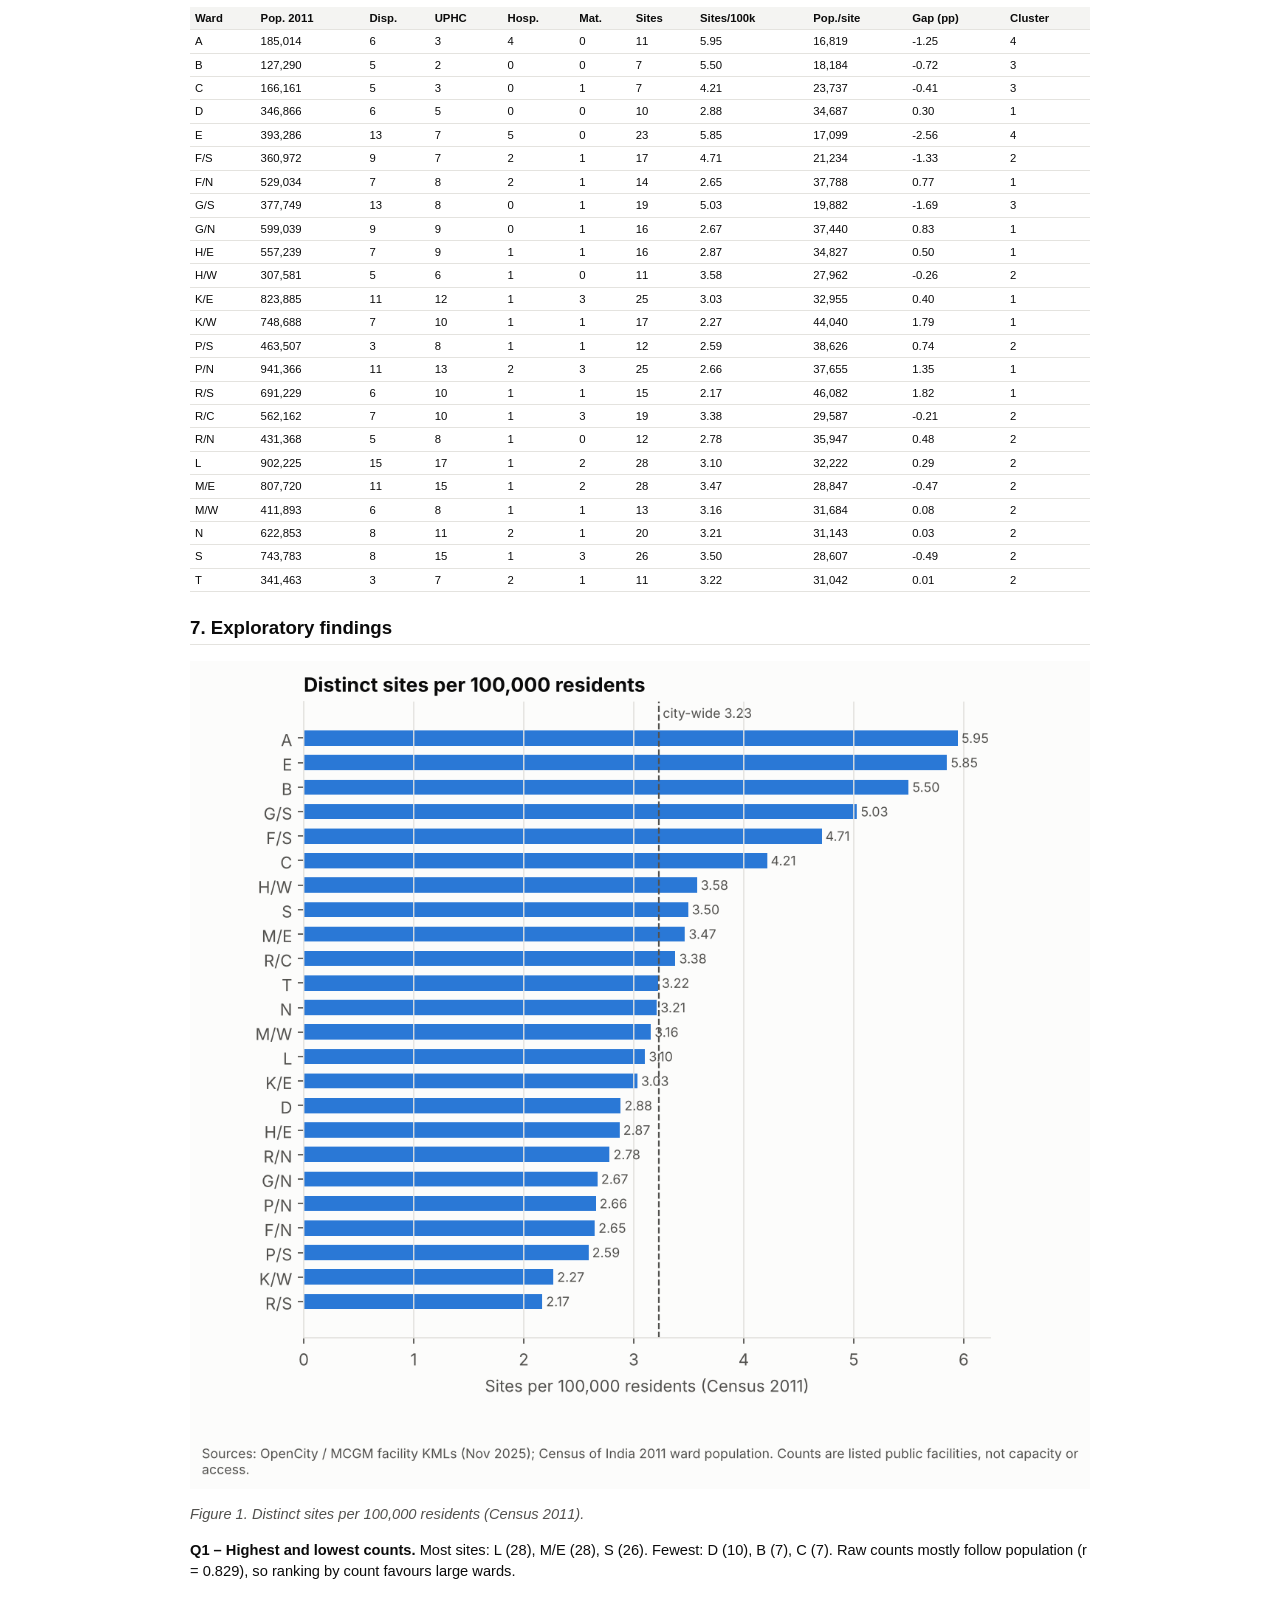
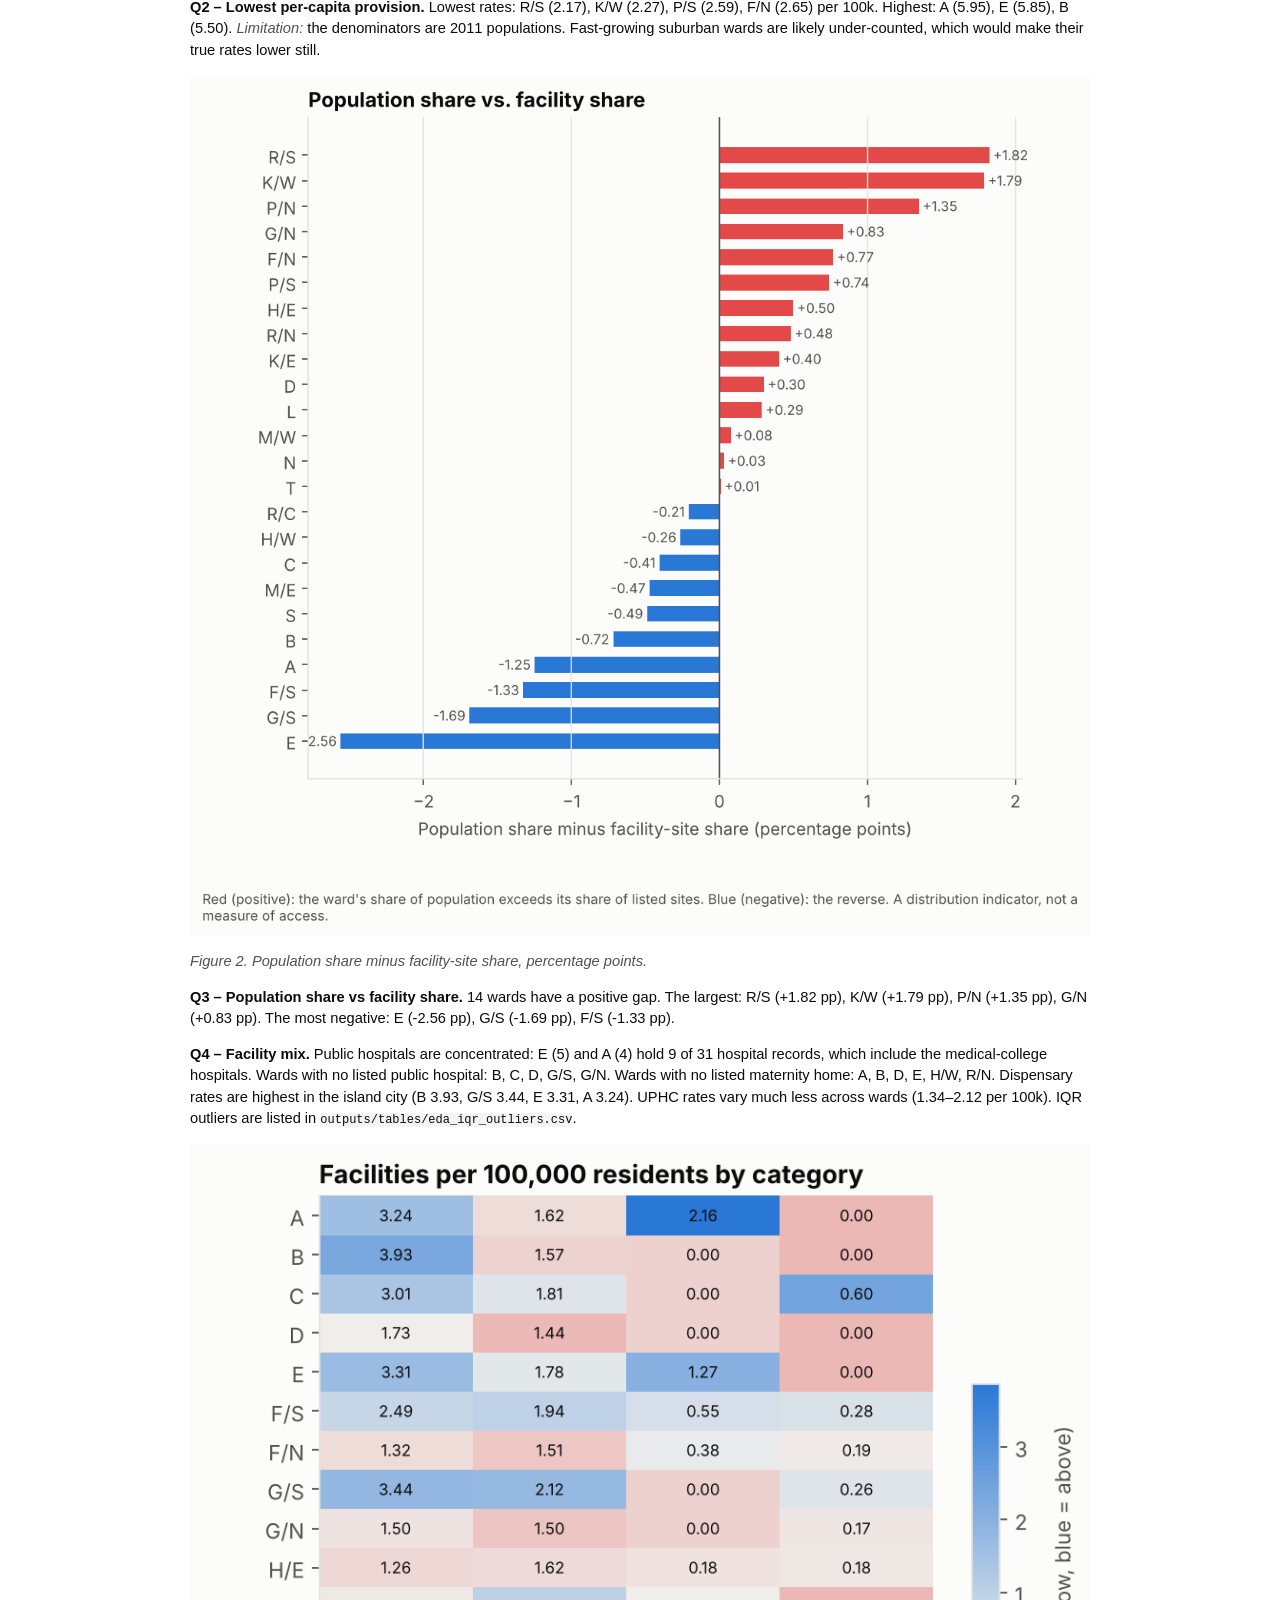
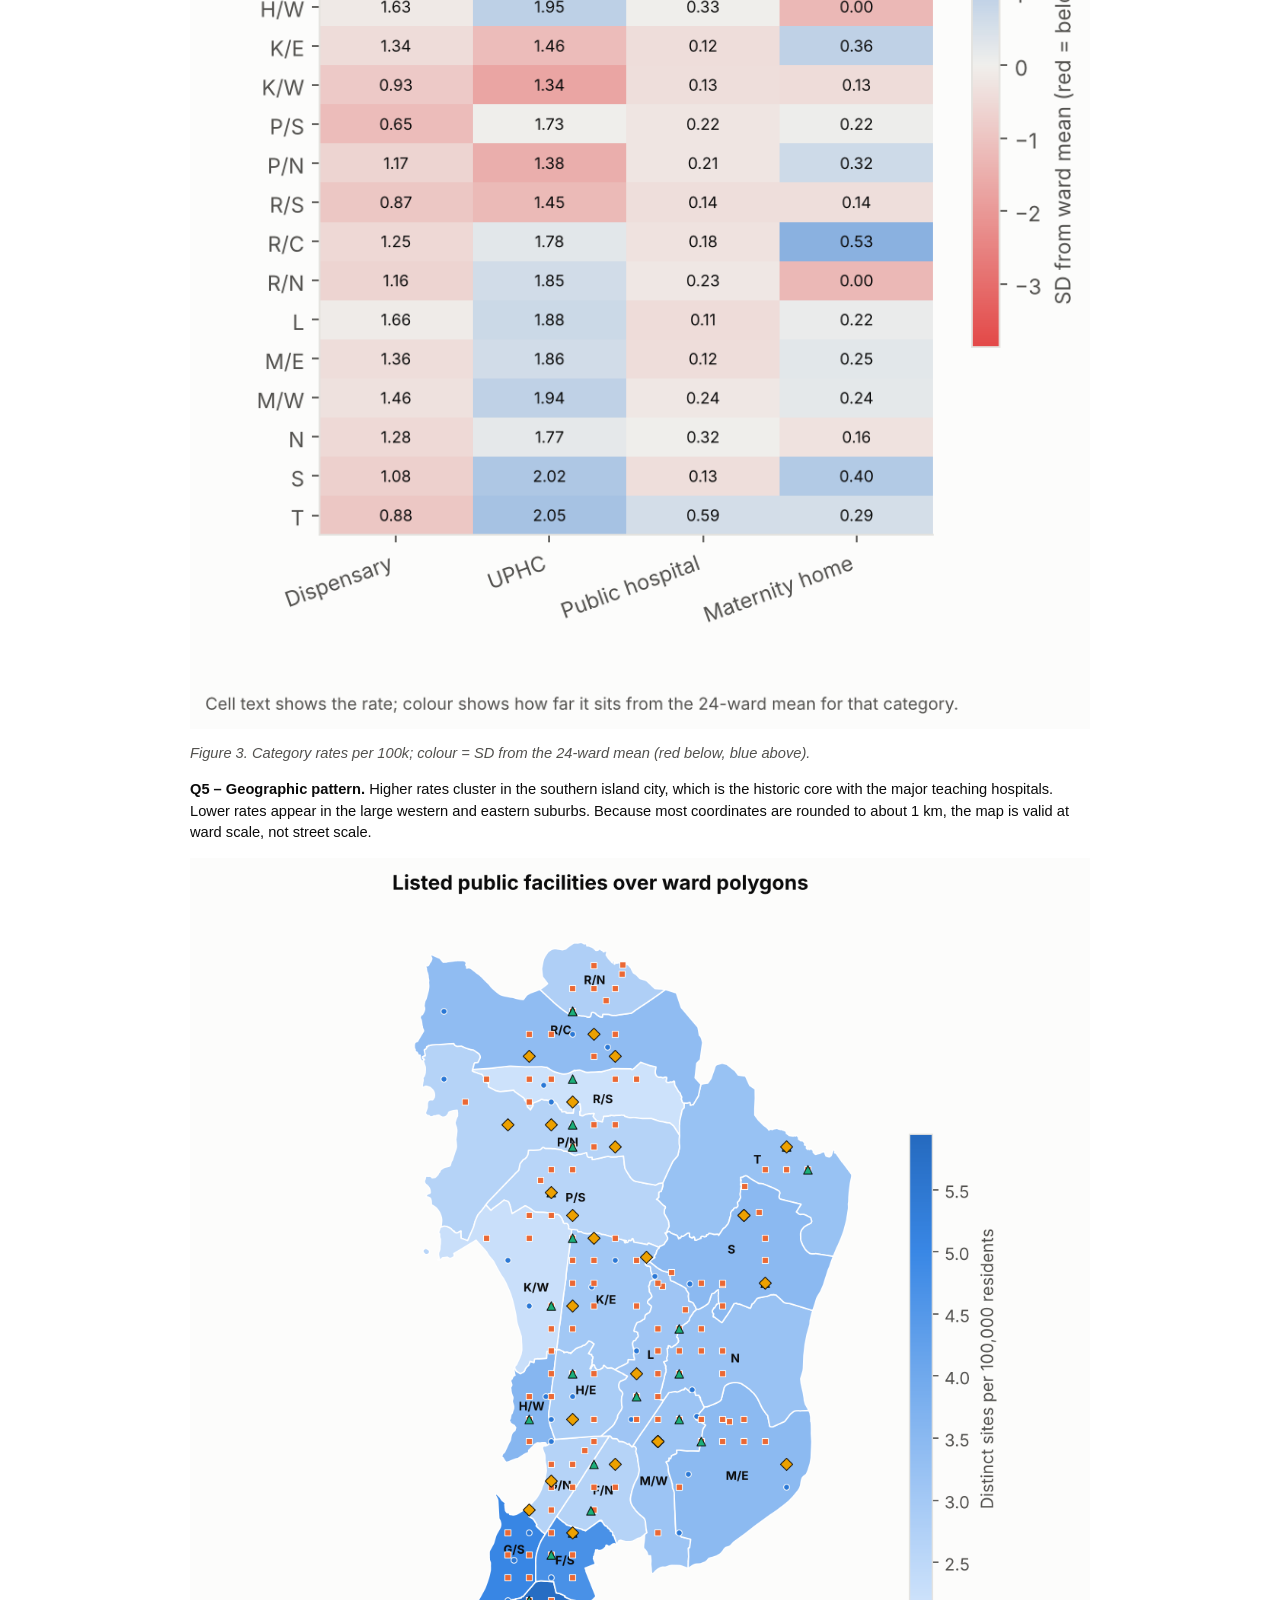
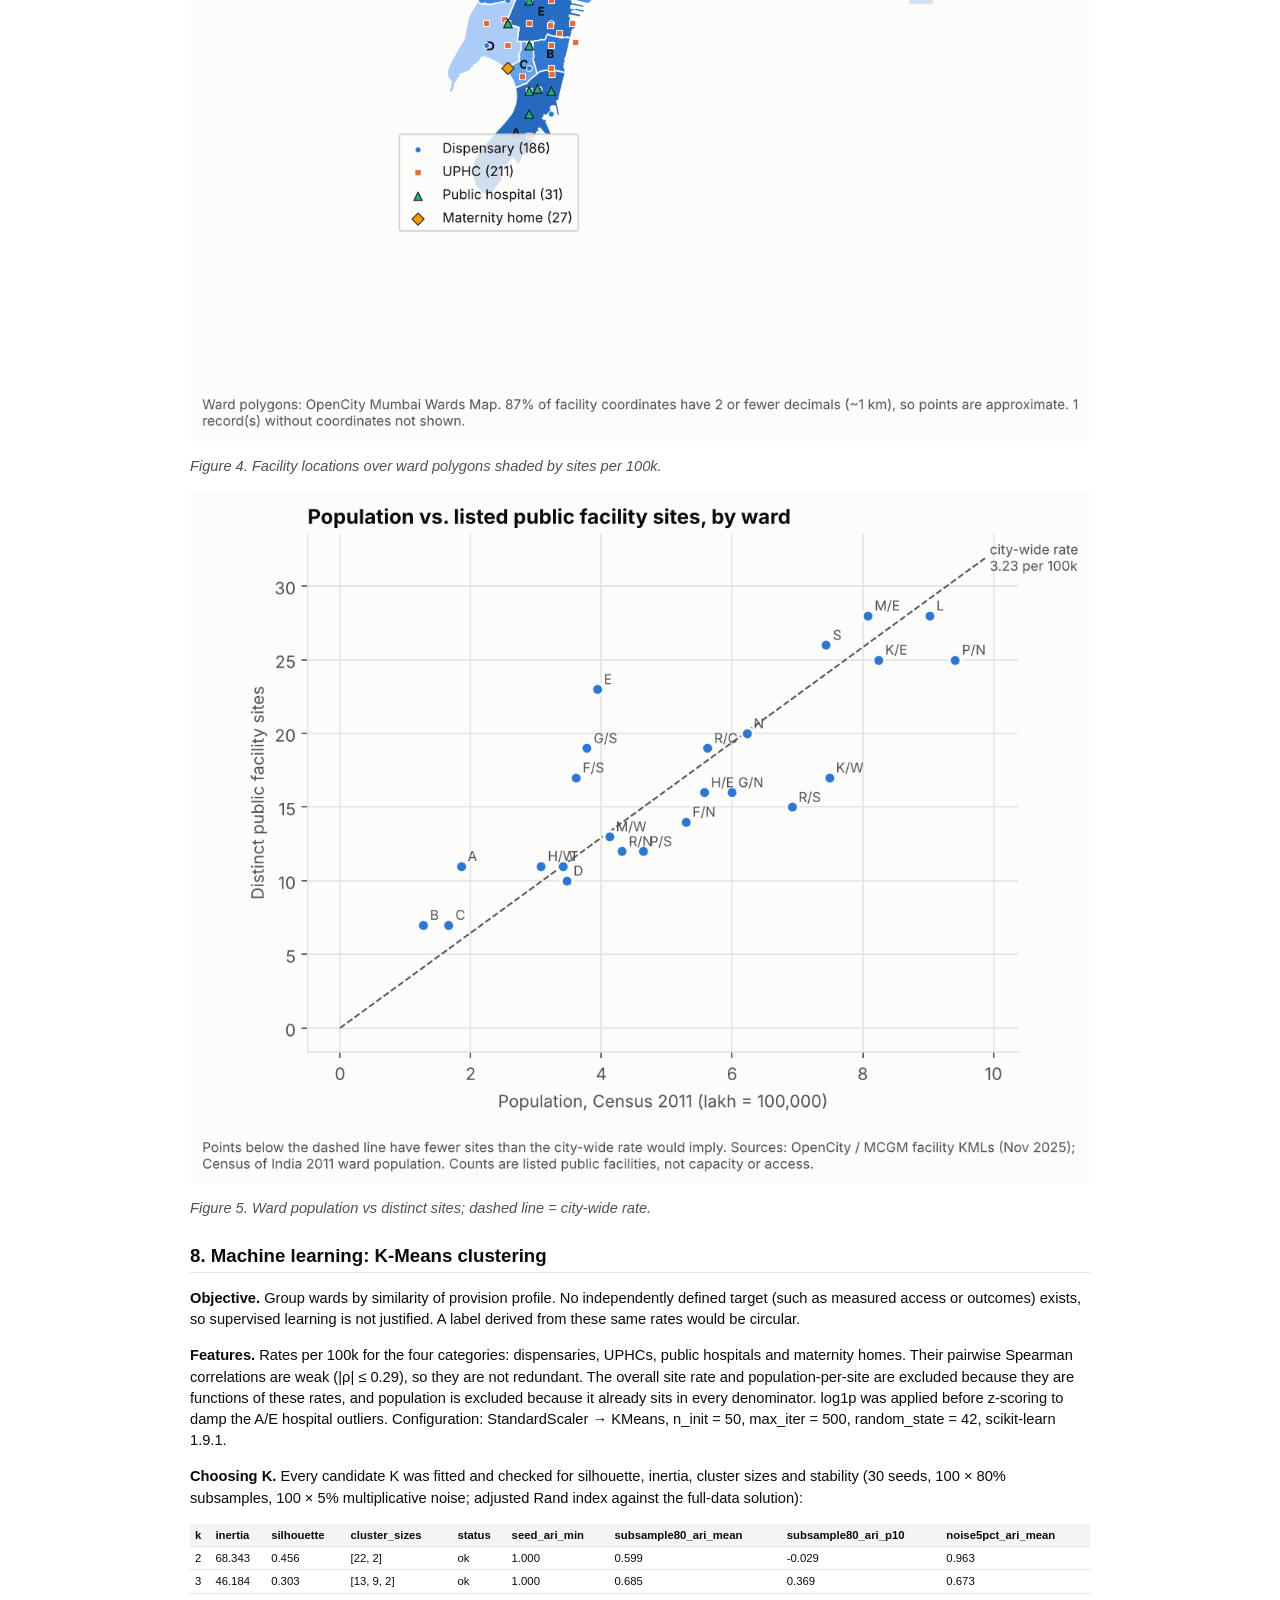
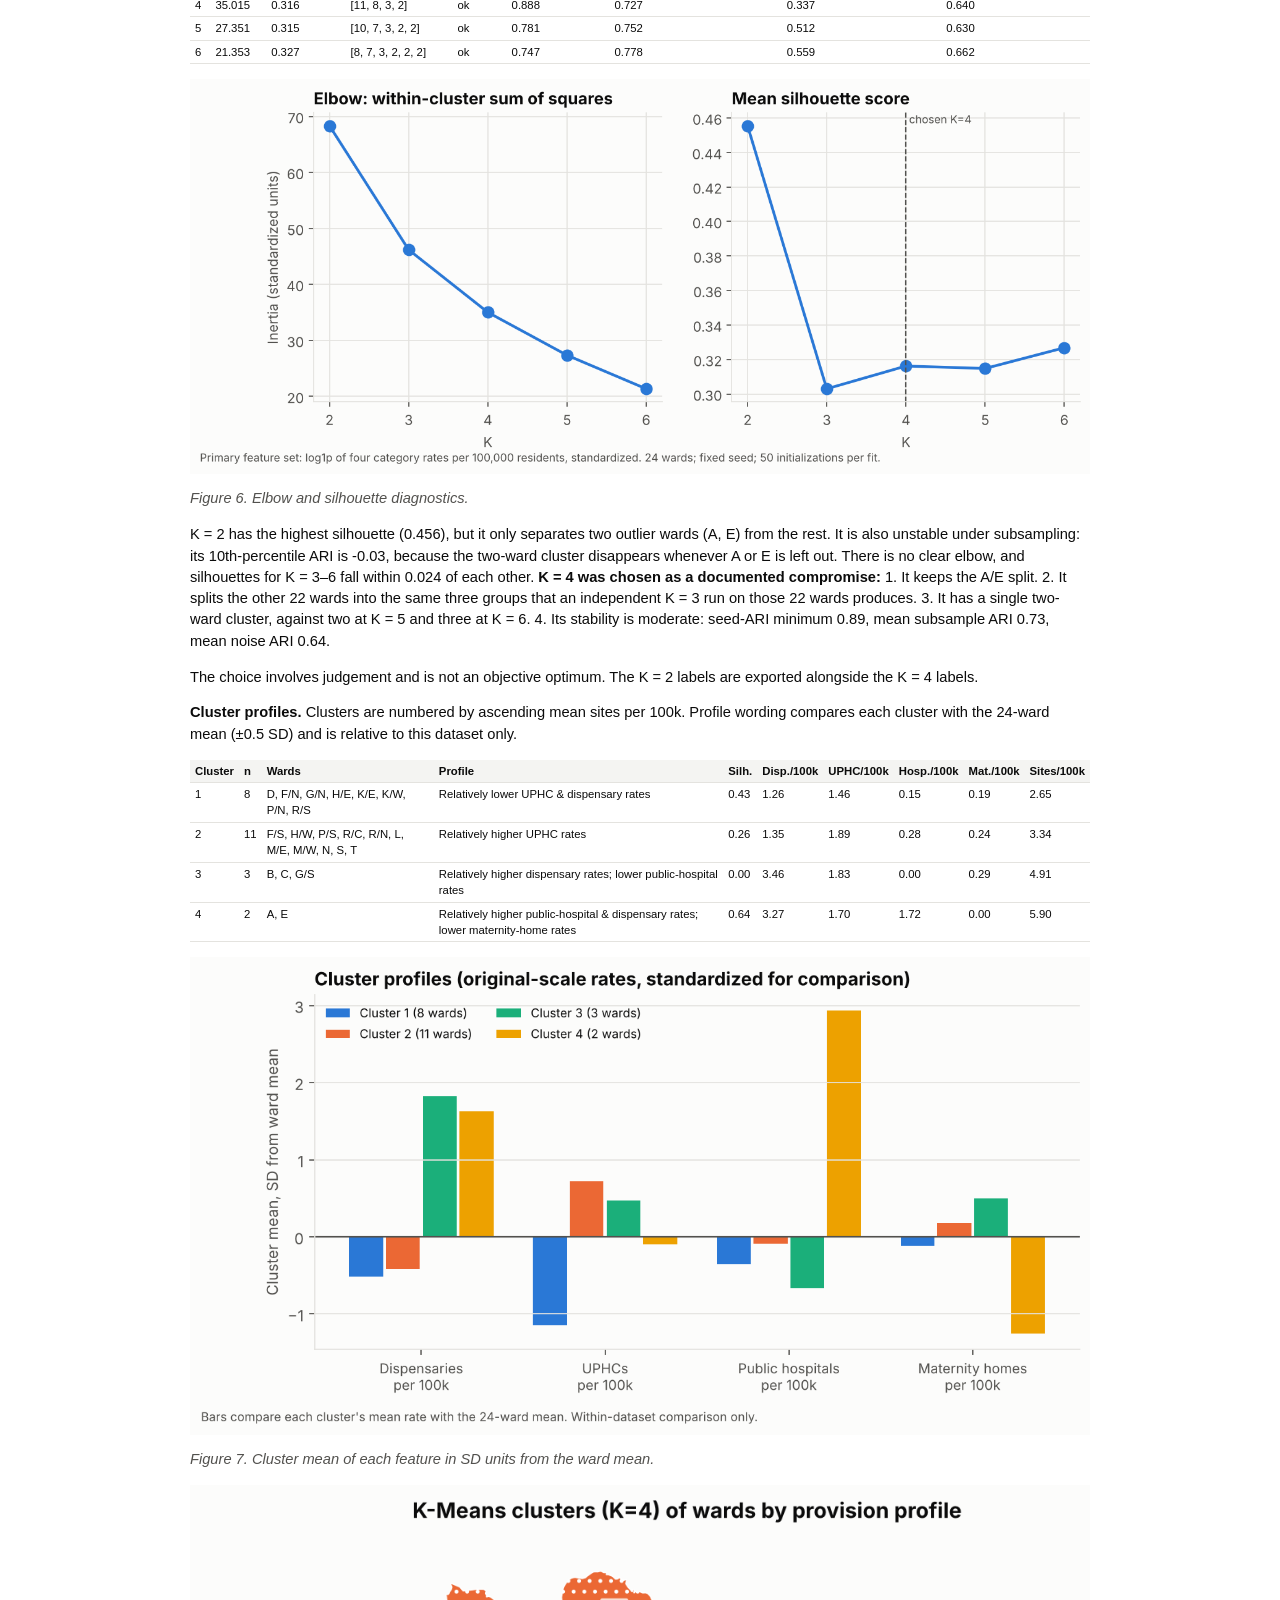
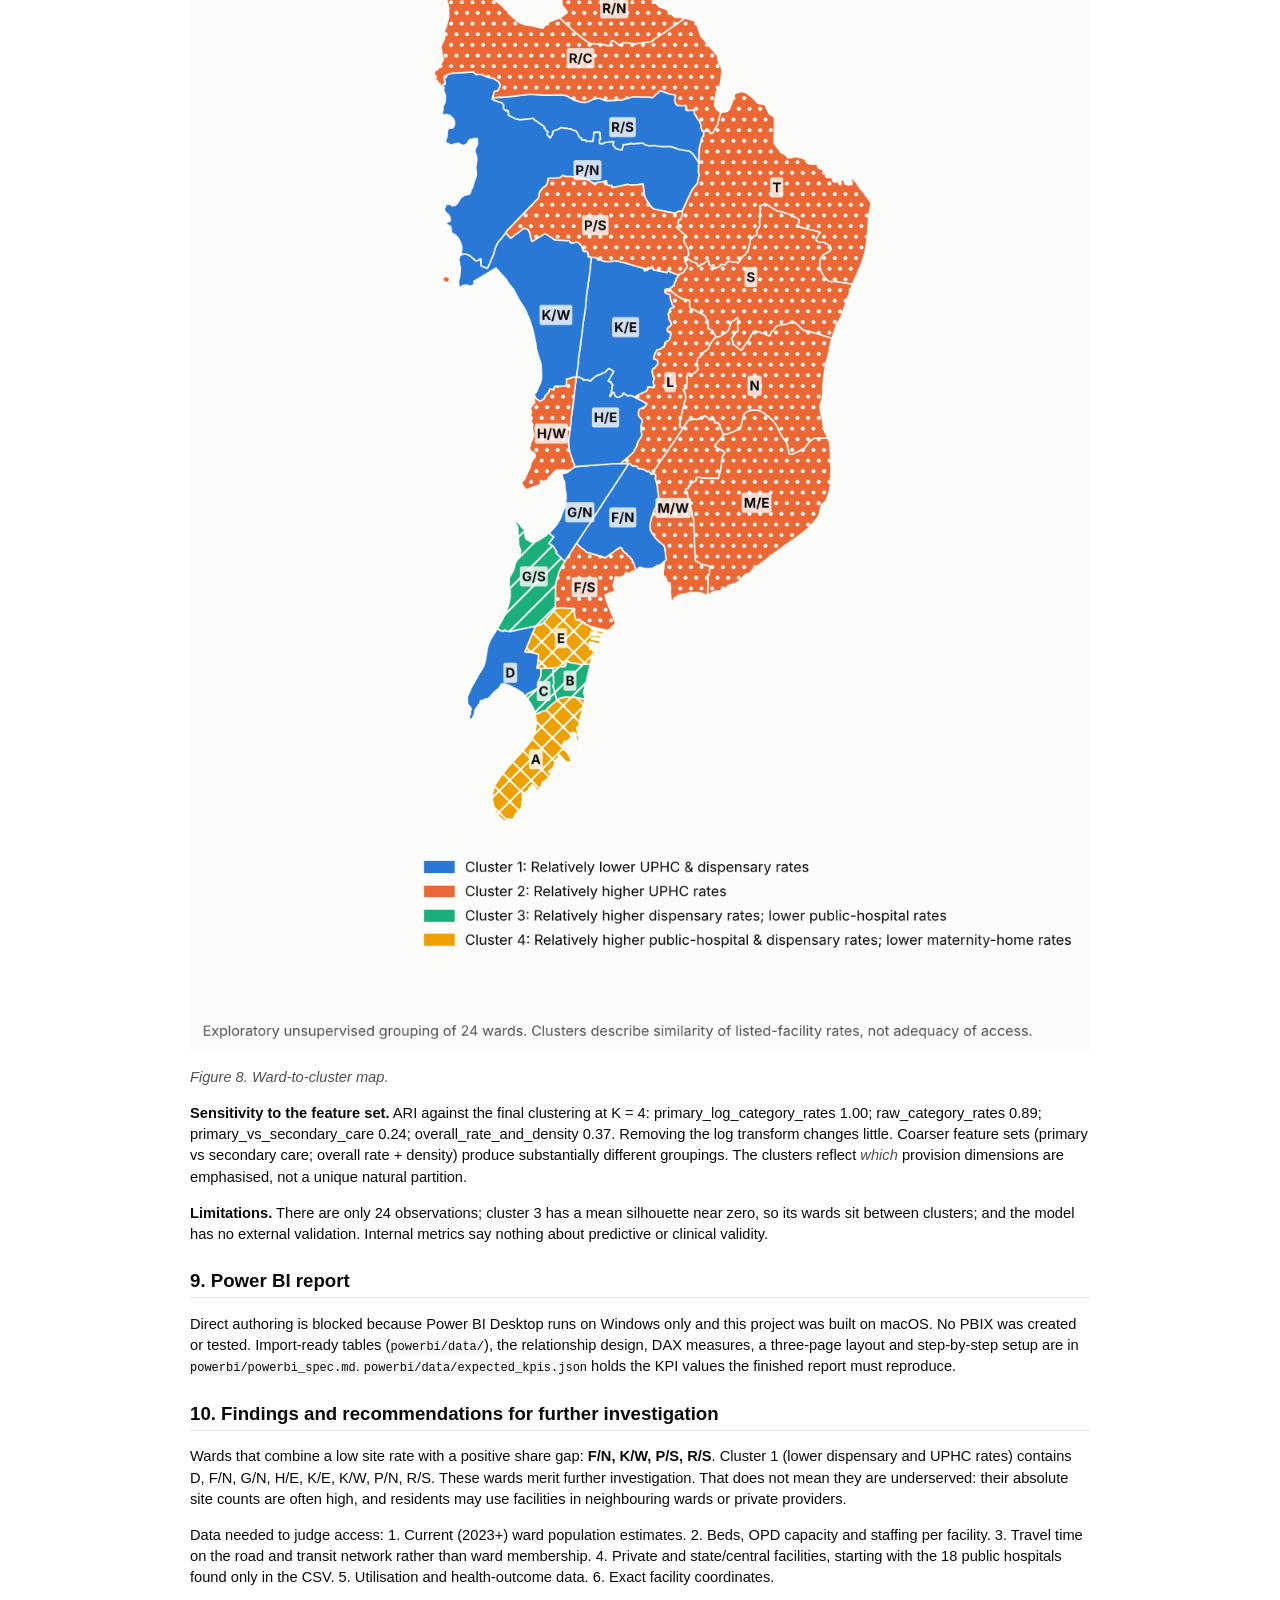
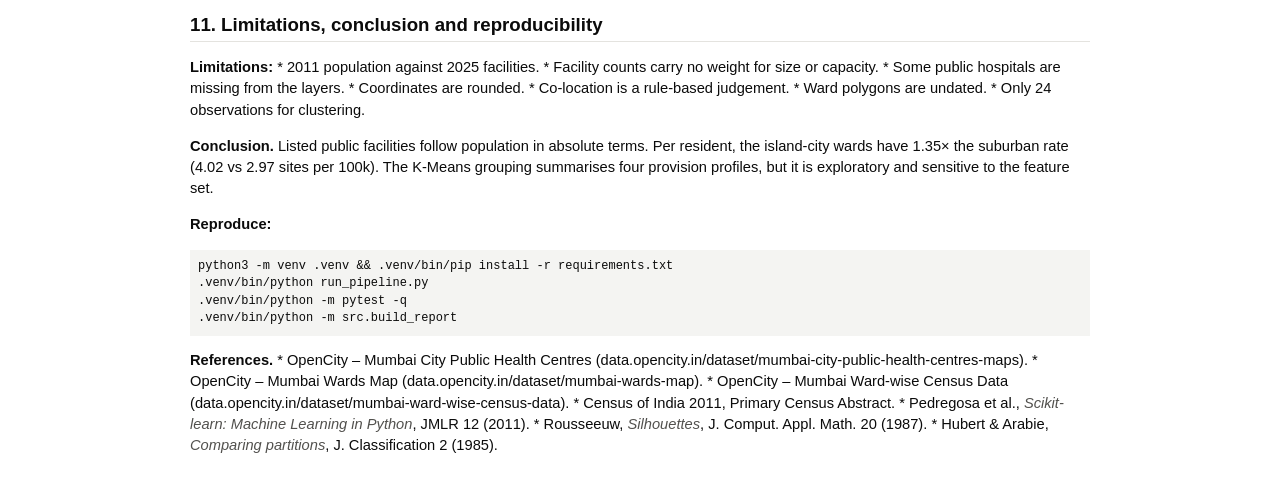
<file: outputs/reports/final_report.html>
<!doctype html><html><head><meta charset="utf-8"><title>Mumbai Ward Healthcare Provision</title>
<style>
body{font-family:-apple-system,Helvetica,Arial,sans-serif;max-width:900px;margin:24px auto;padding:0 16px;color:#0b0b0b;
background:#fff;font-size:11pt;line-height:1.45}
h1{font-size:20pt;margin-bottom:0} h2{font-size:14pt;border-bottom:1px solid #e4e3df;padding-bottom:3px;margin-top:22px}
h3{font-weight:normal;color:#52514e;margin-top:4px}
table{border-collapse:collapse;font-size:8.5pt;margin:8px 0;width:100%}
th,td{border-bottom:1px solid #e4e3df;padding:3px 5px;text-align:left;vertical-align:top} th{background:#f4f4f2}
img{max-width:100%;display:block;margin:10px auto 0} em{color:#52514e}
code,pre{font-size:9pt;background:#f4f4f2} pre{padding:8px}
@page{size:A4;margin:16mm} img{page-break-inside:avoid} tr{page-break-inside:avoid}
</style></head><body><h1>Healthcare Facility Provision Across Mumbai's 24 Wards</h1>
<h3>Data engineering, geospatial analysis and K-Means clustering of listed public health facilities</h3>
<p><em>Academic data-analytics project. Every number in this report is generated from the pipeline outputs
(<code>src/build_report.py</code>). Generated 2026-10-19.</em></p>
<h2>1. Executive summary</h2>
<ul>
<li>The MCGM facility layers list <strong>456 public facility records</strong> (dispensaries
  186, UPHCs 211, public hospitals
  31, maternity homes 28) at
  <strong>402 distinct sites</strong>. Against a Census 2011 population of 12,442,373,
  that is <strong>3.23 sites per 100,000 residents</strong> city-wide.</li>
<li>Ward rates range from 2.17 (R/S) to
  5.95 (A) per 100k, a 2.74× spread.
  The island-city wards (A–G/N) have 4.02 sites per 100k against 2.97 in the suburban wards.</li>
<li>Facility counts track population closely (Pearson r = 0.829), but more populous
  wards have <em>lower</em> rates (Spearman ρ = -0.572).</li>
<li>14 of 24 wards hold a larger share of population than of listed sites. The largest gaps are
  R/S (+1.82 pp), K/W (+1.79 pp), P/N (+1.35 pp).</li>
<li>K-Means (K = 4, silhouette 0.316) finds 4 provision profiles. The
  clustering is exploratory: silhouettes for K = 3–6 are nearly flat, and the grouping depends on the feature set.</li>
<li>These are <strong>distribution indicators for listed public facilities</strong>. They do not measure capacity, staffing,
  quality, travel time or private provision, and do not show that any ward is underserved.</li>
</ul>
<h2>2. Problem, questions and scope</h2>
<p>The project asks whether listed public healthcare facilities are distributed in proportion to population across
Greater Mumbai's 24 administrative wards, and which wards share similar provision profiles. It answers seven
questions (Section 7) from verified data only.</p>
<h2>3. Data sources, dates and coverage</h2>
<table>
<thead>
<tr>
<th>Dataset</th>
<th>Source</th>
<th>Reference date</th>
<th>Use</th>
</tr>
</thead>
<tbody>
<tr>
<td>Dispensaries, UPHCs, public hospitals, maternity homes (KML)</td>
<td>OpenCity, original source MCGM</td>
<td>resources created 2025-11-25</td>
<td>Facility records, coordinates, source ward</td>
</tr>
<tr>
<td>Mumbai Hospitals List (CSV)</td>
<td>OpenCity / MCGM</td>
<td>undated</td>
<td>Reconciliation only (no coordinates)</td>
</tr>
<tr>
<td>Mumbai Wards Map (KML)</td>
<td>OpenCity</td>
<td>undated</td>
<td>Ward polygons, area, spatial checks</td>
</tr>
<tr>
<td>Ward-wise Census 2011 + Primary Census Abstract</td>
<td>OpenCity / Census of India</td>
<td>2011</td>
<td>Population denominator</td>
</tr>
</tbody>
</table>
<p><strong>Date mismatch.</strong> Facilities date from about 2025 and population from 2011. The PRD's 2023 ward population was not
supplied. Mumbai's population has grown since 2011, unevenly across wards, so the per-capita rates here are
indicative only. Swapping in a newer population table needs one file change (<code>src/population.py</code>).</p>
<h2>4. Preprocessing, deduplication and ward assignment</h2>
<ul>
<li><strong>Ward standardization:</strong> source values such as <code>KE</code> and <code>K/E</code> map to canonical ids by a structural rule that is
  verified against the 24 polygon names. Every record mapped.</li>
<li><strong>Coordinates:</strong> parsed from KML points; 1 record without coordinates.
  Most coordinates are rounded to 2 decimals (≈ 1 km), so tolerances are precision-aware.</li>
<li><strong>Distinct sites:</strong> records merge only when ward, type-stripped name and coordinates (within 300 m plus rounding
  error) all agree. 54 pairs matched, mostly a dispensary and a UPHC at the
  same site, giving 402 sites. No exact or within-layer duplicates were found.</li>
<li><strong>Ward assignment:</strong> the source <code>Ward</code> attribute is authoritative. A point-in-polygon check agrees for
  387 records and is within rounding error for
  44
  more. 24 records are
  flagged for manual review.</li>
<li><strong>Hospitals CSV:</strong> 18 public hospitals in the CSV
  are absent from the KML layers: 13 state/central institutions (ESIS, railway, defence and others)
  and 5 BMC-listed facilities. Counts here cover the MCGM facility layers only.</li>
</ul>
<p>Details: <code>docs/data_quality_report.md</code>.</p>
<h2>5. Data quality and integration results</h2>
<p>The ward table is driven by the 24-ward master list, so no ward can be dropped by a join. Automated checks confirm
that ward totals equal the facility-master totals for every category and for distinct sites, that population and
facility shares each sum to 100%, and that the census aggregation reproduces the Primary Census Abstract exactly.</p>
<h2>6. Indicator definitions</h2>
<table>
<thead>
<tr>
<th>Indicator</th>
<th>Formula</th>
<th>Undefined when</th>
</tr>
</thead>
<tbody>
<tr>
<td>Sites per 100k</td>
<td>distinct sites / population × 100,000</td>
<td>population missing or ≤ 0</td>
</tr>
<tr>
<td>Population per site</td>
<td>population / distinct sites</td>
<td>zero sites</td>
</tr>
<tr>
<td>Category rate per 100k</td>
<td>category records / population × 100,000</td>
<td>population missing or ≤ 0</td>
</tr>
<tr>
<td>Category share of sites</td>
<td>category records / distinct sites × 100 (can sum &gt; 100%: co-located sites)</td>
<td>zero sites</td>
</tr>
<tr>
<td>Population share</td>
<td>ward population / total × 100</td>
<td>—</td>
</tr>
<tr>
<td>Facility share</td>
<td>ward sites / total sites × 100</td>
<td>—</td>
</tr>
<tr>
<td>Share gap</td>
<td>population share − facility share (pp; positive = relatively fewer listed sites)</td>
<td>—</td>
</tr>
</tbody>
</table>
<p>Undefined values stay empty (NaN); they are never filled with zero. All 24 wards have at least one site and a
positive population, so no indicator is undefined in the real data. The edge cases are covered by unit tests.</p>
<table>
<thead>
<tr>
<th>Ward</th>
<th>Pop. 2011</th>
<th>Disp.</th>
<th>UPHC</th>
<th>Hosp.</th>
<th>Mat.</th>
<th>Sites</th>
<th>Sites/100k</th>
<th>Pop./site</th>
<th>Gap (pp)</th>
<th>Cluster</th>
</tr>
</thead>
<tbody>
<tr>
<td>A</td>
<td>185,014</td>
<td>6</td>
<td>3</td>
<td>4</td>
<td>0</td>
<td>11</td>
<td>5.95</td>
<td>16,819</td>
<td>-1.25</td>
<td>4</td>
</tr>
<tr>
<td>B</td>
<td>127,290</td>
<td>5</td>
<td>2</td>
<td>0</td>
<td>0</td>
<td>7</td>
<td>5.50</td>
<td>18,184</td>
<td>-0.72</td>
<td>3</td>
</tr>
<tr>
<td>C</td>
<td>166,161</td>
<td>5</td>
<td>3</td>
<td>0</td>
<td>1</td>
<td>7</td>
<td>4.21</td>
<td>23,737</td>
<td>-0.41</td>
<td>3</td>
</tr>
<tr>
<td>D</td>
<td>346,866</td>
<td>6</td>
<td>5</td>
<td>0</td>
<td>0</td>
<td>10</td>
<td>2.88</td>
<td>34,687</td>
<td>0.30</td>
<td>1</td>
</tr>
<tr>
<td>E</td>
<td>393,286</td>
<td>13</td>
<td>7</td>
<td>5</td>
<td>0</td>
<td>23</td>
<td>5.85</td>
<td>17,099</td>
<td>-2.56</td>
<td>4</td>
</tr>
<tr>
<td>F/S</td>
<td>360,972</td>
<td>9</td>
<td>7</td>
<td>2</td>
<td>1</td>
<td>17</td>
<td>4.71</td>
<td>21,234</td>
<td>-1.33</td>
<td>2</td>
</tr>
<tr>
<td>F/N</td>
<td>529,034</td>
<td>7</td>
<td>8</td>
<td>2</td>
<td>1</td>
<td>14</td>
<td>2.65</td>
<td>37,788</td>
<td>0.77</td>
<td>1</td>
</tr>
<tr>
<td>G/S</td>
<td>377,749</td>
<td>13</td>
<td>8</td>
<td>0</td>
<td>1</td>
<td>19</td>
<td>5.03</td>
<td>19,882</td>
<td>-1.69</td>
<td>3</td>
</tr>
<tr>
<td>G/N</td>
<td>599,039</td>
<td>9</td>
<td>9</td>
<td>0</td>
<td>1</td>
<td>16</td>
<td>2.67</td>
<td>37,440</td>
<td>0.83</td>
<td>1</td>
</tr>
<tr>
<td>H/E</td>
<td>557,239</td>
<td>7</td>
<td>9</td>
<td>1</td>
<td>1</td>
<td>16</td>
<td>2.87</td>
<td>34,827</td>
<td>0.50</td>
<td>1</td>
</tr>
<tr>
<td>H/W</td>
<td>307,581</td>
<td>5</td>
<td>6</td>
<td>1</td>
<td>0</td>
<td>11</td>
<td>3.58</td>
<td>27,962</td>
<td>-0.26</td>
<td>2</td>
</tr>
<tr>
<td>K/E</td>
<td>823,885</td>
<td>11</td>
<td>12</td>
<td>1</td>
<td>3</td>
<td>25</td>
<td>3.03</td>
<td>32,955</td>
<td>0.40</td>
<td>1</td>
</tr>
<tr>
<td>K/W</td>
<td>748,688</td>
<td>7</td>
<td>10</td>
<td>1</td>
<td>1</td>
<td>17</td>
<td>2.27</td>
<td>44,040</td>
<td>1.79</td>
<td>1</td>
</tr>
<tr>
<td>P/S</td>
<td>463,507</td>
<td>3</td>
<td>8</td>
<td>1</td>
<td>1</td>
<td>12</td>
<td>2.59</td>
<td>38,626</td>
<td>0.74</td>
<td>2</td>
</tr>
<tr>
<td>P/N</td>
<td>941,366</td>
<td>11</td>
<td>13</td>
<td>2</td>
<td>3</td>
<td>25</td>
<td>2.66</td>
<td>37,655</td>
<td>1.35</td>
<td>1</td>
</tr>
<tr>
<td>R/S</td>
<td>691,229</td>
<td>6</td>
<td>10</td>
<td>1</td>
<td>1</td>
<td>15</td>
<td>2.17</td>
<td>46,082</td>
<td>1.82</td>
<td>1</td>
</tr>
<tr>
<td>R/C</td>
<td>562,162</td>
<td>7</td>
<td>10</td>
<td>1</td>
<td>3</td>
<td>19</td>
<td>3.38</td>
<td>29,587</td>
<td>-0.21</td>
<td>2</td>
</tr>
<tr>
<td>R/N</td>
<td>431,368</td>
<td>5</td>
<td>8</td>
<td>1</td>
<td>0</td>
<td>12</td>
<td>2.78</td>
<td>35,947</td>
<td>0.48</td>
<td>2</td>
</tr>
<tr>
<td>L</td>
<td>902,225</td>
<td>15</td>
<td>17</td>
<td>1</td>
<td>2</td>
<td>28</td>
<td>3.10</td>
<td>32,222</td>
<td>0.29</td>
<td>2</td>
</tr>
<tr>
<td>M/E</td>
<td>807,720</td>
<td>11</td>
<td>15</td>
<td>1</td>
<td>2</td>
<td>28</td>
<td>3.47</td>
<td>28,847</td>
<td>-0.47</td>
<td>2</td>
</tr>
<tr>
<td>M/W</td>
<td>411,893</td>
<td>6</td>
<td>8</td>
<td>1</td>
<td>1</td>
<td>13</td>
<td>3.16</td>
<td>31,684</td>
<td>0.08</td>
<td>2</td>
</tr>
<tr>
<td>N</td>
<td>622,853</td>
<td>8</td>
<td>11</td>
<td>2</td>
<td>1</td>
<td>20</td>
<td>3.21</td>
<td>31,143</td>
<td>0.03</td>
<td>2</td>
</tr>
<tr>
<td>S</td>
<td>743,783</td>
<td>8</td>
<td>15</td>
<td>1</td>
<td>3</td>
<td>26</td>
<td>3.50</td>
<td>28,607</td>
<td>-0.49</td>
<td>2</td>
</tr>
<tr>
<td>T</td>
<td>341,463</td>
<td>3</td>
<td>7</td>
<td>2</td>
<td>1</td>
<td>11</td>
<td>3.22</td>
<td>31,042</td>
<td>0.01</td>
<td>2</td>
</tr>
</tbody>
</table>
<h2>7. Exploratory findings</h2>
<p><img alt="Figure 1. Distinct sites per 100,000 residents (Census 2011)." src="../figures/03_sites_per_100k.png" /></p>
<p><em>Figure 1. Distinct sites per 100,000 residents (Census 2011).</em></p>
<p><strong>Q1 – Highest and lowest counts.</strong> Most sites: L (28), M/E (28), S (26).
Fewest: D (10), B (7), C (7).
Raw counts mostly follow population (r = 0.829), so ranking by count favours large wards.</p>
<p><strong>Q2 – Lowest per-capita provision.</strong> Lowest rates: R/S (2.17), K/W (2.27), P/S (2.59), F/N (2.65)
per 100k. Highest: A (5.95), E (5.85), B (5.50).
<em>Limitation:</em> the denominators are 2011 populations. Fast-growing suburban wards are likely under-counted, which
would make their true rates lower still.</p>
<p><img alt="Figure 2. Population share minus facility-site share, percentage points." src="../figures/08_population_facility_share_gap.png" /></p>
<p><em>Figure 2. Population share minus facility-site share, percentage points.</em></p>
<p><strong>Q3 – Population share vs facility share.</strong> 14 wards have a positive gap. The largest:
R/S (+1.82 pp), K/W (+1.79 pp), P/N (+1.35 pp), G/N (+0.83 pp). The most
negative: E (-2.56 pp), G/S (-1.69 pp), F/S (-1.33 pp).</p>
<p><strong>Q4 – Facility mix.</strong> Public hospitals are concentrated: E (5) and
A (4) hold 9 of
31 hospital records, which include the medical-college hospitals. Wards with no listed public
hospital: B, C, D, G/S, G/N. Wards with no listed maternity home: A, B, D, E, H/W, R/N. Dispensary rates are
highest in the island city (B 3.93, G/S 3.44, E 3.31, A 3.24).
UPHC rates vary much less across wards (1.34–2.12 per 100k).
IQR outliers are listed in <code>outputs/tables/eda_iqr_outliers.csv</code>.</p>
<p><img alt="Figure 3. Category rates per 100k; colour = SD from the 24-ward mean (red below, blue above)." src="../figures/06_rate_heatmap.png" /></p>
<p><em>Figure 3. Category rates per 100k; colour = SD from the 24-ward mean (red below, blue above).</em></p>
<p><strong>Q5 – Geographic pattern.</strong> Higher rates cluster in the southern island city, which is the historic core with the
major teaching hospitals. Lower rates appear in the large western and eastern suburbs. Because most coordinates are
rounded to about 1 km, the map is valid at ward scale, not street scale.</p>
<p><img alt="Figure 4. Facility locations over ward polygons shaded by sites per 100k." src="../figures/09_facility_map.png" /></p>
<p><em>Figure 4. Facility locations over ward polygons shaded by sites per 100k.</em></p>
<p><img alt="Figure 5. Ward population vs distinct sites; dashed line = city-wide rate." src="../figures/07_population_vs_facilities.png" /></p>
<p><em>Figure 5. Ward population vs distinct sites; dashed line = city-wide rate.</em></p>
<h2>8. Machine learning: K-Means clustering</h2>
<p><strong>Objective.</strong> Group wards by similarity of provision profile. No independently defined target (such as measured
access or outcomes) exists, so supervised learning is not justified. A label derived from these same rates would be
circular.</p>
<p><strong>Features.</strong> Rates per 100k for the four categories: dispensaries, UPHCs, public hospitals and maternity homes.
Their pairwise Spearman correlations are weak (|ρ| ≤ 0.29), so they are not redundant. The overall site rate and
population-per-site are excluded because they are functions of these rates, and population is excluded because it
already sits in every denominator. log1p was applied before z-scoring to damp the A/E hospital outliers.
Configuration: StandardScaler → KMeans, n_init = 50, max_iter = 500,
random_state = 42, scikit-learn 1.9.1.</p>
<p><strong>Choosing K.</strong> Every candidate K was fitted and checked for silhouette, inertia, cluster sizes and stability
(30 seeds, 100 × 80% subsamples, 100 × 5% multiplicative noise; adjusted Rand index against the full-data solution):</p>
<table>
<thead>
<tr>
<th>k</th>
<th>inertia</th>
<th>silhouette</th>
<th>cluster_sizes</th>
<th>status</th>
<th>seed_ari_min</th>
<th>subsample80_ari_mean</th>
<th>subsample80_ari_p10</th>
<th>noise5pct_ari_mean</th>
</tr>
</thead>
<tbody>
<tr>
<td>2</td>
<td>68.343</td>
<td>0.456</td>
<td>[22, 2]</td>
<td>ok</td>
<td>1.000</td>
<td>0.599</td>
<td>-0.029</td>
<td>0.963</td>
</tr>
<tr>
<td>3</td>
<td>46.184</td>
<td>0.303</td>
<td>[13, 9, 2]</td>
<td>ok</td>
<td>1.000</td>
<td>0.685</td>
<td>0.369</td>
<td>0.673</td>
</tr>
<tr>
<td>4</td>
<td>35.015</td>
<td>0.316</td>
<td>[11, 8, 3, 2]</td>
<td>ok</td>
<td>0.888</td>
<td>0.727</td>
<td>0.337</td>
<td>0.640</td>
</tr>
<tr>
<td>5</td>
<td>27.351</td>
<td>0.315</td>
<td>[10, 7, 3, 2, 2]</td>
<td>ok</td>
<td>0.781</td>
<td>0.752</td>
<td>0.512</td>
<td>0.630</td>
</tr>
<tr>
<td>6</td>
<td>21.353</td>
<td>0.327</td>
<td>[8, 7, 3, 2, 2, 2]</td>
<td>ok</td>
<td>0.747</td>
<td>0.778</td>
<td>0.559</td>
<td>0.662</td>
</tr>
</tbody>
</table>
<p><img alt="Figure 6. Elbow and silhouette diagnostics." src="../figures/10_ml_elbow_silhouette.png" /></p>
<p><em>Figure 6. Elbow and silhouette diagnostics.</em></p>
<p>K = 2 has the highest silhouette (0.456), but it only separates two outlier wards (A, E) from the
rest. It is also unstable under subsampling: its 10th-percentile ARI is -0.03, because
the two-ward cluster disappears whenever A or E is left out. There is no clear elbow, and silhouettes for K = 3–6
fall within 0.024 of each other. <strong>K = 4 was
chosen as a documented compromise:</strong>
1. It keeps the A/E split.
2. It splits the other 22 wards into the same three groups that an independent K = 3 run on those 22 wards produces.
3. It has a single two-ward cluster, against two at K = 5 and three at K = 6.
4. Its stability is moderate: seed-ARI minimum 0.89, mean subsample ARI
   0.73, mean noise ARI 0.64.</p>
<p>The choice involves judgement and is not an objective optimum. The K = 2 labels are exported alongside the K = 4
labels.</p>
<p><strong>Cluster profiles.</strong> Clusters are numbered by ascending mean sites per 100k. Profile wording compares each
cluster with the 24-ward mean (±0.5 SD) and is relative to this dataset only.</p>
<table>
<thead>
<tr>
<th>Cluster</th>
<th>n</th>
<th>Wards</th>
<th>Profile</th>
<th>Silh.</th>
<th>Disp./100k</th>
<th>UPHC/100k</th>
<th>Hosp./100k</th>
<th>Mat./100k</th>
<th>Sites/100k</th>
</tr>
</thead>
<tbody>
<tr>
<td>1</td>
<td>8</td>
<td>D, F/N, G/N, H/E, K/E, K/W, P/N, R/S</td>
<td>Relatively lower UPHC &amp; dispensary rates</td>
<td>0.43</td>
<td>1.26</td>
<td>1.46</td>
<td>0.15</td>
<td>0.19</td>
<td>2.65</td>
</tr>
<tr>
<td>2</td>
<td>11</td>
<td>F/S, H/W, P/S, R/C, R/N, L, M/E, M/W, N, S, T</td>
<td>Relatively higher UPHC rates</td>
<td>0.26</td>
<td>1.35</td>
<td>1.89</td>
<td>0.28</td>
<td>0.24</td>
<td>3.34</td>
</tr>
<tr>
<td>3</td>
<td>3</td>
<td>B, C, G/S</td>
<td>Relatively higher dispensary rates; lower public-hospital rates</td>
<td>0.00</td>
<td>3.46</td>
<td>1.83</td>
<td>0.00</td>
<td>0.29</td>
<td>4.91</td>
</tr>
<tr>
<td>4</td>
<td>2</td>
<td>A, E</td>
<td>Relatively higher public-hospital &amp; dispensary rates; lower maternity-home rates</td>
<td>0.64</td>
<td>3.27</td>
<td>1.70</td>
<td>1.72</td>
<td>0.00</td>
<td>5.90</td>
</tr>
</tbody>
</table>
<p><img alt="Figure 7. Cluster mean of each feature in SD units from the ward mean." src="../figures/11_ml_cluster_profiles.png" /></p>
<p><em>Figure 7. Cluster mean of each feature in SD units from the ward mean.</em></p>
<p><img alt="Figure 8. Ward-to-cluster map." src="../figures/12_ml_cluster_map.png" /></p>
<p><em>Figure 8. Ward-to-cluster map.</em></p>
<p><strong>Sensitivity to the feature set.</strong> ARI against the final clustering at K = 4:
primary_log_category_rates 1.00; raw_category_rates 0.89; primary_vs_secondary_care 0.24; overall_rate_and_density 0.37. Removing the log
transform changes little. Coarser feature sets (primary vs secondary care; overall rate + density) produce
substantially different groupings. The clusters reflect <em>which</em> provision dimensions are emphasised, not a unique
natural partition.</p>
<p><strong>Limitations.</strong> There are only 24 observations; cluster 3 has a mean silhouette near zero, so its wards sit between
clusters; and the model has no external validation. Internal metrics say nothing about predictive or clinical validity.</p>
<h2>9. Power BI report</h2>
<p>Direct authoring is blocked because Power BI Desktop runs on Windows only and this project was built on macOS. No
PBIX was created or tested. Import-ready tables (<code>powerbi/data/</code>), the relationship design, DAX measures, a
three-page layout and step-by-step setup are in <code>powerbi/powerbi_spec.md</code>. <code>powerbi/data/expected_kpis.json</code> holds
the KPI values the finished report must reproduce.</p>
<h2>10. Findings and recommendations for further investigation</h2>
<p>Wards that combine a low site rate with a positive share gap: <strong>F/N, K/W, P/S, R/S</strong>. Cluster 1 (lower dispensary and
UPHC rates) contains D, F/N, G/N, H/E, K/E, K/W, P/N, R/S. These wards merit further investigation. That does not mean they are
underserved: their absolute site counts are often high, and residents may use facilities in neighbouring wards or
private providers.</p>
<p>Data needed to judge access:
1. Current (2023+) ward population estimates.
2. Beds, OPD capacity and staffing per facility.
3. Travel time on the road and transit network rather than ward membership.
4. Private and state/central facilities, starting with the 18 public hospitals found only in the CSV.
5. Utilisation and health-outcome data.
6. Exact facility coordinates.</p>
<h2>11. Limitations, conclusion and reproducibility</h2>
<p><strong>Limitations:</strong>
* 2011 population against 2025 facilities.
* Facility counts carry no weight for size or capacity.
* Some public hospitals are missing from the layers.
* Coordinates are rounded.
* Co-location is a rule-based judgement.
* Ward polygons are undated.
* Only 24 observations for clustering.</p>
<p><strong>Conclusion.</strong> Listed public facilities follow population in absolute terms. Per resident, the island-city wards have
1.35× the suburban rate (4.02 vs 2.97 sites per 100k). The K-Means grouping summarises four
provision profiles, but it is exploratory and sensitive to the feature set.</p>
<p><strong>Reproduce:</strong></p>
<pre><code>python3 -m venv .venv &amp;&amp; .venv/bin/pip install -r requirements.txt
.venv/bin/python run_pipeline.py
.venv/bin/python -m pytest -q
.venv/bin/python -m src.build_report
</code></pre>
<p><strong>References.</strong>
* OpenCity – Mumbai City Public Health Centres (data.opencity.in/dataset/mumbai-city-public-health-centres-maps).
* OpenCity – Mumbai Wards Map (data.opencity.in/dataset/mumbai-wards-map).
* OpenCity – Mumbai Ward-wise Census Data (data.opencity.in/dataset/mumbai-ward-wise-census-data).
* Census of India 2011, Primary Census Abstract.
* Pedregosa et al., <em>Scikit-learn: Machine Learning in Python</em>, JMLR 12 (2011).
* Rousseeuw, <em>Silhouettes</em>, J. Comput. Appl. Math. 20 (1987).
* Hubert &amp; Arabie, <em>Comparing partitions</em>, J. Classification 2 (1985).</p></body></html>
</file>
<file: landing/style.css>
/* Landing page — direction "The sentence is the layout" · Barlow Condensed / Barlow · graphite and orange. */
:root {
  --bg: #18191b;
  --surface: #222427;
  --surface-2: #2b2e32;
  --ink: #eff0f1;
  --muted: #a3a5aa;
  --accent: #ff4a1f;
  --accent-ink: #18191b;
  --field: #eff0f1;
  --field-ink: #18191b;
  --field-muted: #55585e;
  --c1: #3987e5; --c2: #d95926; --c3: #199e70; --c4: #c98500;

  --display: "Barlow Condensed", "Arial Narrow", sans-serif;
  --text: "Barlow", -apple-system, "Segoe UI", Helvetica, Arial, sans-serif;
  /* Seven sizes: small, body, lead, statement, head, hero, and the footer's cropped name. */
  --step-small: 14px;
  --step-body: 18px;
  --step-lead: 22px;
  --step-statement: clamp(1.5rem, 1.1rem + 1.3vw, 2.25rem);
  --step-head: clamp(3rem, 1.6rem + 5.6vw, 6.5rem);
  --step-hero: clamp(2.6rem, 10.2vw, 10.5rem);

  --margin: clamp(16px, 2.2vw, 32px);
  --gap-section: clamp(120px, 14vw, 200px);
  --ease-out: cubic-bezier(.16, 1, .3, 1);
  color-scheme: dark;
}

* { box-sizing: border-box; }
html { scroll-behavior: smooth; }
html, body { margin: 0; }
body { background: var(--bg); color: var(--ink); font: 400 var(--step-body)/1.5 var(--text); -webkit-font-smoothing: antialiased; overflow-x: hidden; }
img, video, svg { display: block; max-width: 100%; }
/* The width/height attributes reserve space; height:auto lets each aspect-ratio crop apply. */
img { height: auto; }
a { color: inherit; }
:focus-visible { outline: 3px solid var(--accent); outline-offset: 3px; }
::selection { background: var(--accent); color: var(--accent-ink); }
.sr-only { position: absolute; width: 1px; height: 1px; overflow: hidden; clip: rect(0 0 0 0); white-space: nowrap; }
h1, h2 { font-family: var(--display); font-weight: 700; text-transform: uppercase; letter-spacing: -0.02em; line-height: 0.9; margin: 0; }
p { margin: 0; }

/* ---------- buttons ---------- */
.btn {
  display: inline-flex; align-items: center; justify-content: center; min-height: 56px; padding: 0 28px;
  background: var(--accent); color: var(--accent-ink); font: 700 var(--step-lead)/1 var(--display); text-transform: uppercase; letter-spacing: 0;
  text-decoration: none; border-radius: 0; transition: transform .2s var(--ease-out), background .2s;
}
.btn:hover { background: #ff6a45; transform: translateY(-2px); }
.btn:active { transform: translateY(1px) scale(.98); }
.btn-small { min-height: 44px; padding: 0 18px; font-size: var(--step-body); }
.btn-dark { background: var(--field-ink); color: var(--field); }
.btn-dark:hover { background: var(--accent); color: var(--accent-ink); }
.text-link { color: var(--ink); text-decoration: underline; text-decoration-thickness: 2px; text-underline-offset: 5px; font-weight: 500; transition: color .2s; }
.text-link:hover { color: var(--accent); }

/* ---------- navigation ---------- */
.accent-bar { height: 8px; background: var(--accent); }
.nav { display: flex; align-items: center; gap: 28px; padding: 18px var(--margin); }
.wordmark { font: 700 var(--step-lead)/1 var(--display); text-transform: uppercase; text-decoration: none; margin-right: auto; }
.nav nav { display: flex; gap: 24px; }
.nav nav a { text-decoration: none; color: var(--ink); font-weight: 500; position: relative; }
.nav nav a::after { content: ""; position: absolute; left: 0; right: 0; bottom: -4px; height: 2px; background: var(--accent); transform: scaleX(0); transform-origin: left; transition: transform .3s var(--ease-out); }
.nav nav a:hover::after { transform: scaleX(1); }

/* ---------- hero ---------- */
.hero { min-height: calc(100svh - 88px); padding: 0 var(--margin) 64px; display: flex; flex-direction: column; justify-content: center; }
.hero-stage { position: relative; padding: 96px 0 104px; }
.hero-title { font-size: var(--step-hero); line-height: 0.95; letter-spacing: -0.02em; text-align: center; }
.hero-title .line { display: block; overflow: hidden; padding-bottom: 0.04em; }
.hero-title .line-inner { display: inline-block; white-space: nowrap; }
.hero-title .num { color: var(--accent); display: inline-block; transition: opacity .25s, transform .35s var(--ease-out); }
.hero-title .num.swap { opacity: 0; transform: translateY(0.25em); }
.frame {
  display: inline-block; width: 0.74em; height: 0.84em; vertical-align: -0.03em; margin: 0 0.16em 0 0; border-radius: 0.06em;
  background: var(--surface); overflow: hidden;
}
.frame svg { width: 100%; height: 100%; }
.frame path { fill: #3b3f45; stroke: var(--bg); stroke-width: 0.35; transition: fill .45s var(--ease-out); }
.frame path.on { fill: var(--accent); }
.frame path.island { fill: #565b62; }

.chip {
  position: absolute; z-index: 2; display: flex; flex-direction: column; gap: 6px; padding: 14px 18px; min-width: 250px;
  background: var(--surface); color: var(--ink); border-radius: 10px; font: 500 var(--step-body)/1.2 var(--text); text-align: left;
  transition: transform .3s var(--ease-out), background .2s;
}
.chip:hover { background: var(--surface-2); }
.chip-label { color: var(--muted); font-size: var(--step-small); }
.chip-ward { top: 0; left: 6%; transform: rotate(-3deg); }
.chip-rate { top: 6px; right: 7%; transform: rotate(2.5deg); }
.chip-switch { right: 5%; bottom: 0; transform: rotate(-2deg); flex-direction: row; align-items: center; gap: 16px; border: 0; cursor: pointer; }
.chip-ward:hover { transform: rotate(-3deg) translateY(-3px); }
.chip-rate:hover { transform: rotate(2.5deg) translateY(-3px); }
.chip-switch:hover { transform: rotate(-2deg) translateY(-3px); }
.chip-switch:active { transform: rotate(-2deg) scale(.97); }
.chip-row { display: flex; align-items: center; gap: 8px; }
.chip-step {
  width: 40px; height: 40px; border: 0; border-radius: 8px; background: var(--surface-2); color: var(--ink); font: 700 var(--step-lead)/1 var(--display);
  cursor: pointer; transition: background .2s, transform .15s;
}
.chip-step:hover { background: var(--accent); color: var(--accent-ink); }
.chip-step:active { transform: scale(.92); }
.chip select {
  flex: 1; height: 40px; border: 0; border-radius: 8px; background: var(--surface-2); color: var(--ink); font: 700 var(--step-lead)/1 var(--display);
  text-transform: uppercase; padding: 0 10px; cursor: pointer;
}
.chip-value { display: flex; align-items: baseline; gap: 10px; }
.chip-value #w-rate { font: 700 var(--step-statement)/1 var(--display); font-variant-numeric: tabular-nums; }
.chip-sub { color: var(--muted); font-size: var(--step-small); }
.switch { width: 52px; height: 30px; border-radius: 15px; background: var(--surface-2); position: relative; flex: none; transition: background .25s; }
.switch .knob { position: absolute; top: 4px; left: 4px; width: 22px; height: 22px; border-radius: 50%; background: var(--ink); transition: transform .3s var(--ease-out); }
.chip-switch[aria-pressed="true"] .switch { background: var(--accent); }
.chip-switch[aria-pressed="true"] .knob { transform: translateX(22px); background: var(--accent-ink); }

.hero-sub { max-width: 40ch; margin: 0 auto; text-align: center; font-size: var(--step-body); }
.hero-actions { display: flex; gap: 28px; align-items: center; justify-content: center; margin-top: 32px; flex-wrap: wrap; }

/* ---------- intro statement ---------- */
.intro { padding: var(--gap-section) var(--margin); }
.statement { max-width: 30em; margin: 0 auto; text-align: center; font: 500 var(--step-statement)/1.3 var(--text); letter-spacing: -0.01em; }
.thumb { display: inline-block; height: 0.85em; width: 1.3em; vertical-align: -0.1em; margin: 0 0.12em; border-radius: 0.14em; overflow: hidden; background: var(--surface); }
.thumb img { width: 100%; height: 100%; object-fit: cover; filter: grayscale(1) contrast(1.05); transition: filter .5s, transform .6s var(--ease-out); }
.thumb:hover img { filter: none; transform: scale(1.12); }

/* ---------- picture band ---------- */
.band { display: grid; grid-template-columns: repeat(12, 1fr); gap: 24px; padding: 0 var(--margin) var(--gap-section); align-items: end; }
.band figure { margin: 0; overflow: hidden; }
.band img { width: 100%; object-fit: cover; filter: grayscale(1) contrast(1.05); transition: filter .6s, transform 1.2s var(--ease-out); }
.band figure:hover img { filter: none; transform: scale(1.03); }
.band figcaption { margin-top: 12px; font-size: var(--step-small); color: var(--muted); max-width: 46ch; }
.band-a { grid-column: 1 / 7; } .band-a img { aspect-ratio: 4 / 3; }
.band-b { grid-column: 7 / 10; } .band-b img { aspect-ratio: 3 / 4; }
.band-c { grid-column: 10 / 13; margin-bottom: 18vh !important; } .band-c img { aspect-ratio: 3 / 4; object-position: 30% 50%; }

/* ---------- stats ledger ---------- */
.stats { display: grid; grid-template-columns: repeat(12, 1fr); gap: 0 24px; padding: 0 var(--margin) var(--gap-section); align-items: center; }
.stats-title { grid-column: 1 / 7; font-size: var(--step-head); line-height: 0.92; }
.stats-title span { display: block; white-space: nowrap; }
.soft { color: var(--muted); display: block; }
.ledger { grid-column: 7 / 13; margin: 0; display: flex; flex-direction: column; gap: 20px; }
.ledger .row { display: grid; grid-template-columns: 1.9ch 1.75ch 1fr; column-gap: 0; align-items: baseline; font-size: var(--step-head); }
.ledger dt, .ledger .dec { font: 700 1em/1 var(--display); font-variant-numeric: tabular-nums lining-nums; margin: 0; }
.ledger dt { text-align: right; }
.ledger .dec { text-align: left; }
.ledger .cap { font: 400 var(--step-body)/1.4 var(--text); margin: 0 0 0 28px; max-width: 30ch; }
.ledger .hl dt, .ledger .hl .dec { color: var(--accent); }

/* ---------- method: stages as one bar ---------- */
.method { padding: 0 var(--margin) var(--gap-section); }
.method-title { font-size: var(--step-head); margin-bottom: 64px; max-width: 12ch; }
.stagebar { display: flex; gap: 6px; }
.stage { flex: var(--grow) 1 0; min-width: 0; }
.seg { height: 22vh; min-height: 150px; padding: 20px; color: var(--accent-ink); transform-origin: left; }
.s1 .seg { background: var(--c1); } .s2 .seg { background: var(--c3); } .s3 .seg { background: var(--accent); } .s4 .seg { background: var(--c4); }
.dur { font: 700 var(--step-lead)/1 var(--display); text-transform: uppercase; margin: 0; letter-spacing: 0; }
.stage p { margin-top: 16px; font-size: var(--step-body); max-width: 22ch; padding-right: 8px; }
.method-note { margin-top: 48px; max-width: 62ch; color: var(--muted); font-size: var(--step-body); }

/* ---------- showcase: object in front of type ---------- */
.showcase { position: relative; overflow: hidden; padding: 0 0 var(--gap-section); }
.stack { font-size: var(--step-hero); line-height: 0.86; white-space: nowrap; padding-left: var(--margin); }
.stack .soft { display: block; }
.show-grid { display: grid; grid-template-columns: repeat(12, 1fr); gap: 24px; padding: 0 var(--margin); margin-top: 72px; align-items: start; }
.object {
  grid-column: 6 / 13; grid-row: 1; transform: rotate(-3deg);
  display: block; border-radius: 6px; overflow: hidden; background: var(--surface); transition: transform .5s var(--ease-out);
}
.object:hover { transform: rotate(-2deg) scale(1.02); }
.object img { width: 100%; height: auto; transition: opacity .3s; }
.object img.swap { opacity: 0; }
.facts { grid-column: 1 / 5; grid-row: 1; margin-top: 48px; display: flex; flex-direction: column; gap: 18px; font-size: var(--step-body); }
.facts-tabs { display: flex; gap: 8px; flex-wrap: wrap; margin-top: 6px; }
.facts-tabs button {
  border: 0; background: var(--surface); color: var(--ink); font: 700 var(--step-body)/1 var(--display); text-transform: uppercase; padding: 12px 16px;
  cursor: pointer; border-radius: 999px; transition: background .2s, color .2s, transform .15s;
}
.facts-tabs button:hover { background: var(--surface-2); }
.facts-tabs button:active { transform: scale(.96); }
.facts-tabs button[aria-selected="true"] { background: var(--ink); color: var(--bg); }

/* ---------- where to look ---------- */
.where { padding: 0 var(--margin) var(--gap-section); }
.where-title { font-size: var(--step-head); line-height: 0.95; text-indent: 3vw; max-width: 10ch; }
.where-grid { display: grid; grid-template-columns: repeat(12, 1fr); gap: 0 24px; margin-top: 96px; align-items: end; }
.where-media { grid-column: 1 / 5; margin: 0; }
.where-media video { width: 100%; aspect-ratio: 4 / 5; object-fit: cover; background: var(--surface); filter: grayscale(.6); }
.where-media figcaption { margin-top: 10px; font-size: var(--step-small); color: var(--muted); }
.where-table { grid-column: 7 / 13; position: relative; }
.table-name { position: absolute; left: calc(-1 * (100% / 6) - 24px); top: 2px; font-size: var(--step-small); color: var(--muted); }
.where-table table { width: 100%; border-collapse: collapse; font-size: var(--step-body); font-variant-numeric: tabular-nums; }
.where-table td { padding: 13px 0; }
.where-table td:nth-child(2) { color: var(--muted); }
.where-table td:last-child { text-align: right; color: var(--accent); font-weight: 500; }
.where-table tr.gap td { padding-top: 44px; }
.where-table a { font: 700 var(--step-lead)/1 var(--display); text-transform: uppercase; text-decoration: none; display: inline-flex; gap: 10px; align-items: baseline; }
.where-table a::after { content: "→"; font-size: var(--step-body); color: var(--muted); transition: transform .25s var(--ease-out), color .2s; }
.where-table tr:hover a::after { transform: translateX(6px); color: var(--accent); }
.where-table tr { transition: transform .25s var(--ease-out); }
.where-table tr:hover { transform: translateX(4px); }
.where-note { margin-top: 36px; font-size: var(--step-body); max-width: 56ch; }

/* ---------- close (inverted) + footer ---------- */
.close { background: var(--field); color: var(--field-ink); min-height: 90svh; padding: 96px var(--margin) 40px; display: flex; flex-direction: column; justify-content: space-between; }
.close-title { font-size: var(--step-hero); line-height: 0.88; }
.close-title span, .invite-title span { display: block; white-space: nowrap; }
.close-base { display: flex; justify-content: space-between; align-items: flex-end; gap: 24px; flex-wrap: wrap; }
.close-base p { font-size: var(--step-lead); max-width: 34ch; }
.footer { background: var(--field); color: var(--field-ink); overflow: hidden; padding: 160px var(--margin) 0; position: relative; }
.footer-top { display: grid; grid-template-columns: repeat(12, 1fr); gap: 24px; }
.invite { grid-column: 1 / 8; display: flex; flex-direction: column; gap: 28px; align-items: flex-start; }
.invite-title { font-size: var(--step-head); line-height: 0.9; }
.footer-links { grid-column: 10 / 13; list-style: none; margin: 0; padding: 0; display: flex; flex-direction: column; gap: 10px; }
.footer-links a { text-decoration: none; font-weight: 500; transition: color .2s; }
.footer-links a:hover { color: var(--accent); }
.footer-legal { display: flex; justify-content: space-between; gap: 32px; margin-top: 120px; font-size: var(--step-small); color: var(--field-ink); }
.footer-legal .credits { max-width: 72ch; }
.footer-legal a { color: var(--field-ink); }
.giant {
  font: 700 clamp(6rem, 25vw, 30rem)/0.8 var(--display); text-transform: uppercase; white-space: nowrap; letter-spacing: -0.03em;
  margin: 24px 0 0 -0.03em; transform: translateY(26%); color: var(--field-ink);
}

/* ---------- motion ---------- */
/* Signature: each headline line rises from behind its own baseline. Content stays visible without script. */
.js .hero-title .line-inner { transform: translateY(105%); }
.js.ready .hero-title .line-inner { transform: none; transition: transform .9s var(--ease-out); }
.js.ready .hero-title .line:nth-child(2) .line-inner { transition-delay: .11s; }
.js .hero-sub, .js .hero-actions, .js .chip { opacity: 0; }
.js.ready .hero-sub, .js.ready .hero-actions { opacity: 1; transition: opacity .7s .55s; }
.js.ready .chip { opacity: 1; transition: opacity .6s .75s, transform .3s var(--ease-out), background .2s; }

/* Section entrances: children rise in sequence once, 70 ms apart. */
.js [data-reveal] { opacity: 0; transform: translateY(28px); }
.js [data-reveal].in { opacity: 1; transform: none; transition: opacity .8s var(--ease-out), transform .8s var(--ease-out); transition-delay: calc(var(--d, 0) * 70ms); }
.js .stagebar .seg { transform: scaleX(0); }
.js .stagebar.in .seg { transform: none; transition: transform 1s var(--ease-out); }
.js .stagebar.in .s2 .seg { transition-delay: .12s; } .js .stagebar.in .s3 .seg { transition-delay: .24s; } .js .stagebar.in .s4 .seg { transition-delay: .36s; }
.js .stagebar .stage p { opacity: 0; }
.js .stagebar.in .stage p { opacity: 1; transition: opacity .6s .6s; }
.object { will-change: transform; }

@media (prefers-reduced-motion: reduce) {
  html { scroll-behavior: auto; }
  .js .hero-title .line-inner, .js [data-reveal], .js .stagebar .seg { transform: none !important; }
  .js [data-reveal], .js .hero-sub, .js .hero-actions, .js .chip, .js .stagebar .stage p { opacity: 1 !important; }
  *, *::before, *::after { transition-duration: .01ms !important; animation-duration: .01ms !important; }
}

/* ---------- tablet ---------- */
@media (max-width: 1024px) {
  /* Off the letters: the sentence first, the three live controls in a row beneath it. */
  .hero-stage { padding: 48px 0 0; display: flex; flex-wrap: wrap; gap: 14px; align-items: flex-start; align-content: flex-start; }
  .chip-ward { order: 2; } .chip-rate { order: 3; } .chip-switch { order: 4; align-self: stretch; }
  .hero-title { order: 1; }
  .chip select { min-width: 0; }
  .hero-title { flex: 1 1 100%; margin-bottom: 24px; }
  .chip { position: static; transform: none !important; min-width: 0; flex: 1 1 200px; padding: 12px 14px; }
  .hero-sub { margin-top: 32px; }
  .stats-title { grid-column: 1 / 13; margin-bottom: 48px; }
  .ledger { grid-column: 1 / 13; }
  .object { grid-column: 1 / 13; }
  .facts { grid-column: 1 / 13; grid-row: 2; margin-top: 24px; }
}

/* ---------- phone ---------- */
@media (max-width: 640px) {
  .nav { gap: 12px; flex-wrap: wrap; }
  .nav nav { display: none; }
  .hero { min-height: auto; padding-top: 24px; }
  .hero-stage { padding: 0; display: flex; flex-direction: column; gap: 14px; }
  .hero-title { font-size: 10.6vw; order: 2; margin: 18px 0; }
  .chip { position: static; transform: none !important; min-width: 0; width: 100%; flex: none; }
  .chip-ward { order: 1; }
  .chip-rate, .chip-switch { order: 3; }
  .hero-sub { text-align: left; margin: 24px 0 0; }
  .hero-actions { justify-content: flex-start; }
  .intro { padding: 96px var(--margin); }
  .statement { text-align: left; font-size: 24px; }
  .ledger .cap { font-size: var(--step-small); }
  .ledger .row { grid-template-columns: 52% 1fr; font-size: 15vw; row-gap: 6px; }
  .ledger .row dt { grid-column: 1; } .ledger .row .dec { grid-column: 2; }
  .ledger .cap { grid-column: 1 / 3; margin-left: 0; }
  .ledger { gap: 28px; }
  .method-title { font-size: 11vw; }
  .stagebar { flex-direction: column; }
  .stage { flex: none; }
  .seg { height: auto; min-height: 72px; transform-origin: top; }
  .s3 .seg { min-height: 260px; }
  .stack { font-size: 15vw; }
  .band { display: flex; flex-direction: column; gap: 32px; padding-bottom: 120px; }
  .band-b, .band-c { width: 70%; } .band-c { align-self: flex-end; margin-bottom: 0 !important; }
  .where-title { text-indent: 0; font-size: 9.5vw; }
  .where-grid { display: flex; flex-direction: column-reverse; gap: 48px; margin-top: 48px; }
  .where-media { width: 60%; align-self: flex-end; }
  .table-name { display: none; }
  .close { min-height: 80svh; }
  .close-title { font-size: 15vw; }
  .close-base .btn { width: 100%; }
  .footer { padding-top: 96px; }
  .invite { grid-column: 1 / 13; }
  .footer-links { grid-column: 1 / 13; flex-direction: row; flex-wrap: wrap; gap: 8px 18px; }
  .footer-legal { flex-direction: column; margin-top: 64px; }
  .giant { font-size: 34vw; }
}

/* =====================================================================================================
   Hospital layer: cross mark, ward monitor, model report, ward plates.
   Monitor green is the colour of a bedside monitor trace; it appears only inside the monitor.
   ===================================================================================================== */
:root { --monitor: #0b0c0d; --trace: #3ddc84; --trace-dim: #1f6b45; --paper: #eff0f1; --paper-line: #c9ccd1; }

/* Wordmark: a hospital cross plate before the name */
.wordmark { display: inline-flex; align-items: center; gap: 10px; }
.wordmark::before {
  content: ""; width: 26px; height: 26px; flex: none; background: var(--accent);
  -webkit-mask: url("data:image/svg+xml,%3Csvg xmlns='http://www.w3.org/2000/svg' viewBox='0 0 32 32'%3E%3Cpath d='M0 0h32v32H0z M13 6v7H6v6h7v7h6v-7h7v-6h-7V6z' fill-rule='evenodd'/%3E%3C/svg%3E") center / contain no-repeat;
          mask: url("data:image/svg+xml,%3Csvg xmlns='http://www.w3.org/2000/svg' viewBox='0 0 32 32'%3E%3Cpath d='M0 0h32v32H0z M13 6v7H6v6h7v7h6v-7h7v-6h-7V6z' fill-rule='evenodd'/%3E%3C/svg%3E") center / contain no-repeat;
}

/* ---------- ward monitor ---------- */
.pulse { padding: 0 var(--margin) var(--gap-section); }
.pulse-head { display: grid; grid-template-columns: repeat(12, 1fr); gap: 24px; align-items: end; margin-bottom: 56px; }
.pulse-title { grid-column: 1 / 8; font-size: var(--step-head); line-height: 0.92; }
.pulse-title span, .models-title span, .method-title span { display: block; white-space: nowrap; }
.pulse-lede { grid-column: 9 / 13; max-width: 40ch; }
.monitor { margin: 0; background: var(--monitor); border-radius: 14px; padding: 18px 22px 20px; color: #d7f5e3; }
.mon-top { display: flex; justify-content: space-between; align-items: baseline; gap: 16px; flex-wrap: wrap; padding-bottom: 12px; }
.mon-title { font: 700 var(--step-lead)/1 var(--display); text-transform: uppercase; color: var(--trace); }
.mon-title::before { content: ""; display: inline-block; width: 10px; height: 10px; border-radius: 50%; background: var(--trace);
  margin-right: 10px; vertical-align: 2px; }
.js .mon-title::before { animation: blink 1.1s steps(2, start) infinite; }
@keyframes blink { to { visibility: hidden; } }
.mon-meta { color: #8fb9a1; font-size: var(--step-small); }
.mon-screen { display: grid; grid-template-columns: 1fr 230px; gap: 22px; align-items: stretch; }
.mon-scroll { min-width: 0; }
.mon-swipe { display: none; }
.mon-svg { width: 100%; height: auto; overflow: visible; }
.mon-svg .trace { fill: none; stroke: var(--trace); stroke-width: 2.4; stroke-linejoin: round; stroke-linecap: round; }
.mon-svg .beat { cursor: pointer; outline: none; }
.mon-svg .beat-line { fill: none; stroke: transparent; stroke-width: 3.6; stroke-linejoin: round; transition: stroke .2s; }
.mon-svg .beat.low .beat-line { stroke: var(--accent); }
.mon-svg .beat.on .beat-line, .mon-svg .beat:focus-visible .beat-line { stroke: #ffffff; }
.mon-svg .beat-code { font: 700 17px/1 var(--display); fill: #6fa487; text-transform: uppercase; }
.mon-svg .beat.low .beat-code { fill: var(--accent); }
.mon-svg .beat.on .beat-code, .mon-svg .beat:focus-visible .beat-code { fill: #ffffff; }
.mon-svg .beat-val { font: 700 17px/1 var(--display); fill: #ffffff; opacity: 0; transition: opacity .2s; }
.mon-svg .beat.on .beat-val, .mon-svg .beat:focus-visible .beat-val { opacity: 1; }
.mon-svg .head { fill: #eafff2; }
.mon-read { display: flex; flex-direction: column; justify-content: center; gap: 4px; padding-left: 22px;
  border-left: 3px solid #1d2a23; }
.mon-k { color: #8fb9a1; font: 700 var(--step-lead)/1.05 var(--display); text-transform: uppercase; }
.mon-v { font: 700 clamp(4rem, 2rem + 4vw, 6.5rem)/0.9 var(--display); color: var(--trace); font-variant-numeric: tabular-nums; }
.mon-u { color: #8fb9a1; font-size: var(--step-small); }
.mon-x { color: #d7f5e3; font-size: var(--step-small); margin-top: 10px; max-width: 26ch; }
.mon-cap { margin-top: 16px; color: #8fb9a1; font-size: var(--step-small); max-width: 90ch; }

/* ---------- model report ---------- */
.models { padding: 0 var(--margin) var(--gap-section); }
.models-title { font-size: var(--step-head); line-height: 0.92; margin-bottom: 64px; }
.models-grid { display: grid; grid-template-columns: repeat(12, 1fr); gap: 24px; align-items: start; }
.models-side { grid-column: 1 / 5; display: flex; flex-direction: column; gap: 18px; }
.models-photo { margin: 14px 0 0; }
.models-photo img { width: 100%; aspect-ratio: 4 / 5; object-fit: cover; object-position: 58% 40%; filter: grayscale(.35); }
.models-photo figcaption { margin-top: 10px; font-size: var(--step-small); color: var(--muted); }
.report { grid-column: 6 / 13; background: var(--paper); color: var(--field-ink); border-radius: 4px; overflow: hidden;
  padding: 0 32px 28px; }
.report::before { content: ""; display: block; height: 10px; margin: 0 -32px 26px; background: var(--accent); }
.report-head { display: flex; justify-content: space-between; gap: 24px; flex-wrap: wrap; align-items: flex-start;
  padding-bottom: 18px; border-bottom: 3px solid var(--field-ink); }
.report-id { display: flex; gap: 14px; align-items: center; }
.report-cross { width: 44px; height: 44px; flex: none; background: var(--accent);
  -webkit-mask: url("data:image/svg+xml,%3Csvg xmlns='http://www.w3.org/2000/svg' viewBox='0 0 32 32'%3E%3Cpath d='M0 0h32v32H0z M13 6v7H6v6h7v7h6v-7h7v-6h-7V6z' fill-rule='evenodd'/%3E%3C/svg%3E") center / contain no-repeat;
          mask: url("data:image/svg+xml,%3Csvg xmlns='http://www.w3.org/2000/svg' viewBox='0 0 32 32'%3E%3Cpath d='M0 0h32v32H0z M13 6v7H6v6h7v7h6v-7h7v-6h-7V6z' fill-rule='evenodd'/%3E%3C/svg%3E") center / contain no-repeat; }
.report-id h3 { margin: 0; font: 700 var(--step-statement)/1 var(--display); text-transform: uppercase; }
.report-id p { color: #4a4d52; font-size: var(--step-small); margin-top: 4px; }
.report-meta { margin: 0; display: grid; gap: 6px; font-size: var(--step-small); max-width: 34ch; }
.report-meta div { display: grid; grid-template-columns: 74px 1fr; gap: 8px; }
.report-meta dt { font-weight: 500; color: #4a4d52; }
.report-meta dd { margin: 0; }
.report-table { width: 100%; border-collapse: collapse; margin-top: 18px; font-variant-numeric: tabular-nums; }
.report-table th, .report-table td { padding: 13px 8px; border-bottom: 1px solid var(--paper-line); text-align: right; font-size: var(--step-body); }
.report-table thead th { font-weight: 500; color: #4a4d52; font-size: var(--step-small); }
.report-table th[scope="row"], .report-table thead th:first-child { text-align: left; font: 700 var(--step-lead)/1.1 var(--display); text-transform: uppercase; }
.report-table thead th:first-child { font: 500 var(--step-small)/1.2 var(--text); text-transform: none; }
.report-table td.best { background: #ffd8cb; font-weight: 500; }
.report-table tbody tr { transition: background .2s; }
.report-table tbody tr:hover { background: #e2e4e7; }
.report-note { font-size: var(--step-small); color: #3c3f44; margin-top: 16px; max-width: 70ch; }
.report-ecg { margin: 22px 0 0; }
.report-ecg img { width: 100%; aspect-ratio: 16 / 6; object-fit: cover; object-position: 50% 72%; }
.report-ecg figcaption { margin-top: 8px; font-size: var(--step-small); color: #4a4d52; }
.models-actions { display: flex; gap: 28px; align-items: center; flex-wrap: wrap; margin-top: 48px; }

/* ---------- ward plates in the directory ---------- */
.plate {
  display: inline-grid; place-items: center; min-width: 52px; height: 40px; padding: 0 8px; margin-right: 14px;
  background: var(--surface-2); color: var(--ink); border-radius: 4px; font: 700 var(--step-lead)/1 var(--display);
  transition: background .2s, color .2s;
}
.where-table tr:hover .plate, .where-table a:focus-visible .plate { background: var(--accent); color: var(--accent-ink); }

@media (max-width: 1024px) {
  .pulse-head { grid-template-columns: 1fr; }
  .pulse-title, .pulse-lede { grid-column: 1 / -1; }
  .mon-screen { grid-template-columns: 1fr; }
  .mon-read { border-left: 0; border-top: 3px solid #1d2a23; padding: 14px 0 0; }
  .models-side, .report { grid-column: 1 / -1; }
  .models-photo img { aspect-ratio: 16 / 9; }
}
@media (max-width: 640px) {
  .mon-scroll { overflow-x: auto; }
  .mon-swipe { display: block; color: #8fb9a1; font-size: var(--step-small); margin-bottom: 6px; }
  .mon-svg { min-width: 760px; }
  .monitor { padding: 14px 14px 16px; }
  .pulse-title, .models-title { font-size: 11vw; }
  .report { padding: 0 18px 20px; }
  .report::before { margin: 0 -18px 20px; }
  .report-table th, .report-table td { padding: 10px 4px; font-size: var(--step-small); }
  .report-table th[scope="row"] { font-size: var(--step-body); }
  .plate { min-width: 46px; height: 36px; margin-right: 10px; }
}
@media (prefers-reduced-motion: reduce) { .js .mon-title::before { animation: none; } }

/* =====================================================================================================
   Plain-language layer: the short version, glossary, plain report labels.
   ===================================================================================================== */
.short { padding: 0 var(--margin) var(--gap-section); }
.short-title { font-size: var(--step-head); line-height: 0.92; margin-bottom: 56px; }
.short-grid { display: grid; grid-template-columns: repeat(3, minmax(0, 1fr)); gap: 40px; }
.short-item h3 { font: 700 var(--step-statement)/1 var(--display); text-transform: uppercase; margin: 0 0 14px; color: var(--accent); }
.short-item p { max-width: 38ch; }
.short-models { margin-top: 48px; max-width: 70ch; }
.short-models .text-link { white-space: nowrap; }
.method-lede { max-width: 60ch; margin: -32px 0 40px; }

.report-plain { font: 500 var(--step-body)/1.45 var(--text); margin-top: 18px; padding: 12px 14px; background: #e2e4e7; border-radius: 4px; }
.report-table thead th small { display: block; font-size: 13px; line-height: 1.25; color: #5c5f64; font-weight: 400; margin-top: 2px; }

.glossary { padding: 0 var(--margin) var(--gap-section); }
.glossary-title { font-size: var(--step-head); line-height: 0.92; margin-bottom: 56px; }
.glossary-title span { display: block; white-space: nowrap; }
.gloss { margin: 0; display: grid; grid-template-columns: repeat(2, minmax(0, 1fr)); gap: 26px 56px; }
.gloss div { display: grid; grid-template-columns: 11rem 1fr; gap: 16px; align-items: baseline; }
.gloss dt { font: 700 var(--step-lead)/1.1 var(--display); text-transform: uppercase; color: var(--ink); }
.gloss dd { margin: 0; }

@media (max-width: 1024px) {
  .short-grid { grid-template-columns: 1fr; gap: 32px; }
  .gloss { grid-template-columns: 1fr; }
}
@media (max-width: 640px) {
  .short-title, .glossary-title { font-size: 11vw; }
  .gloss div { grid-template-columns: 1fr; gap: 4px; }
  .method-lede { margin-top: -16px; }
}
</file>
